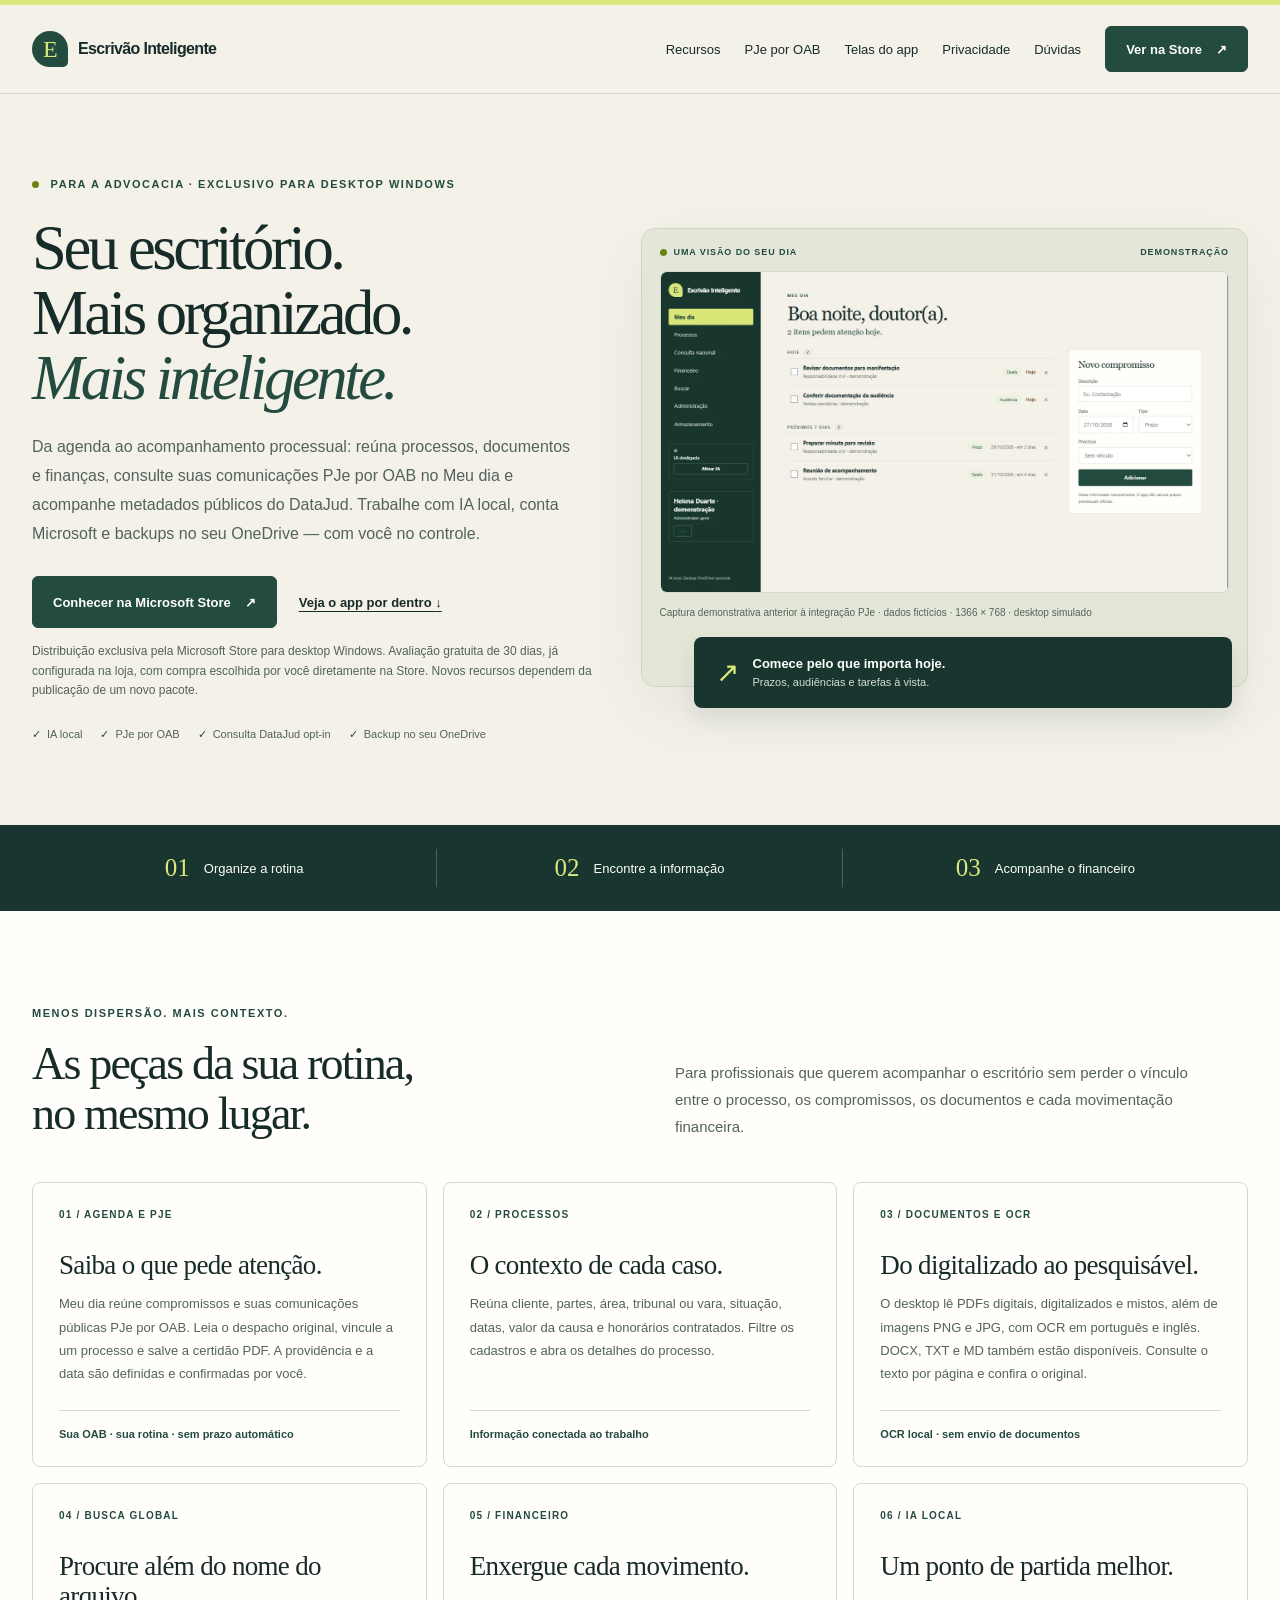
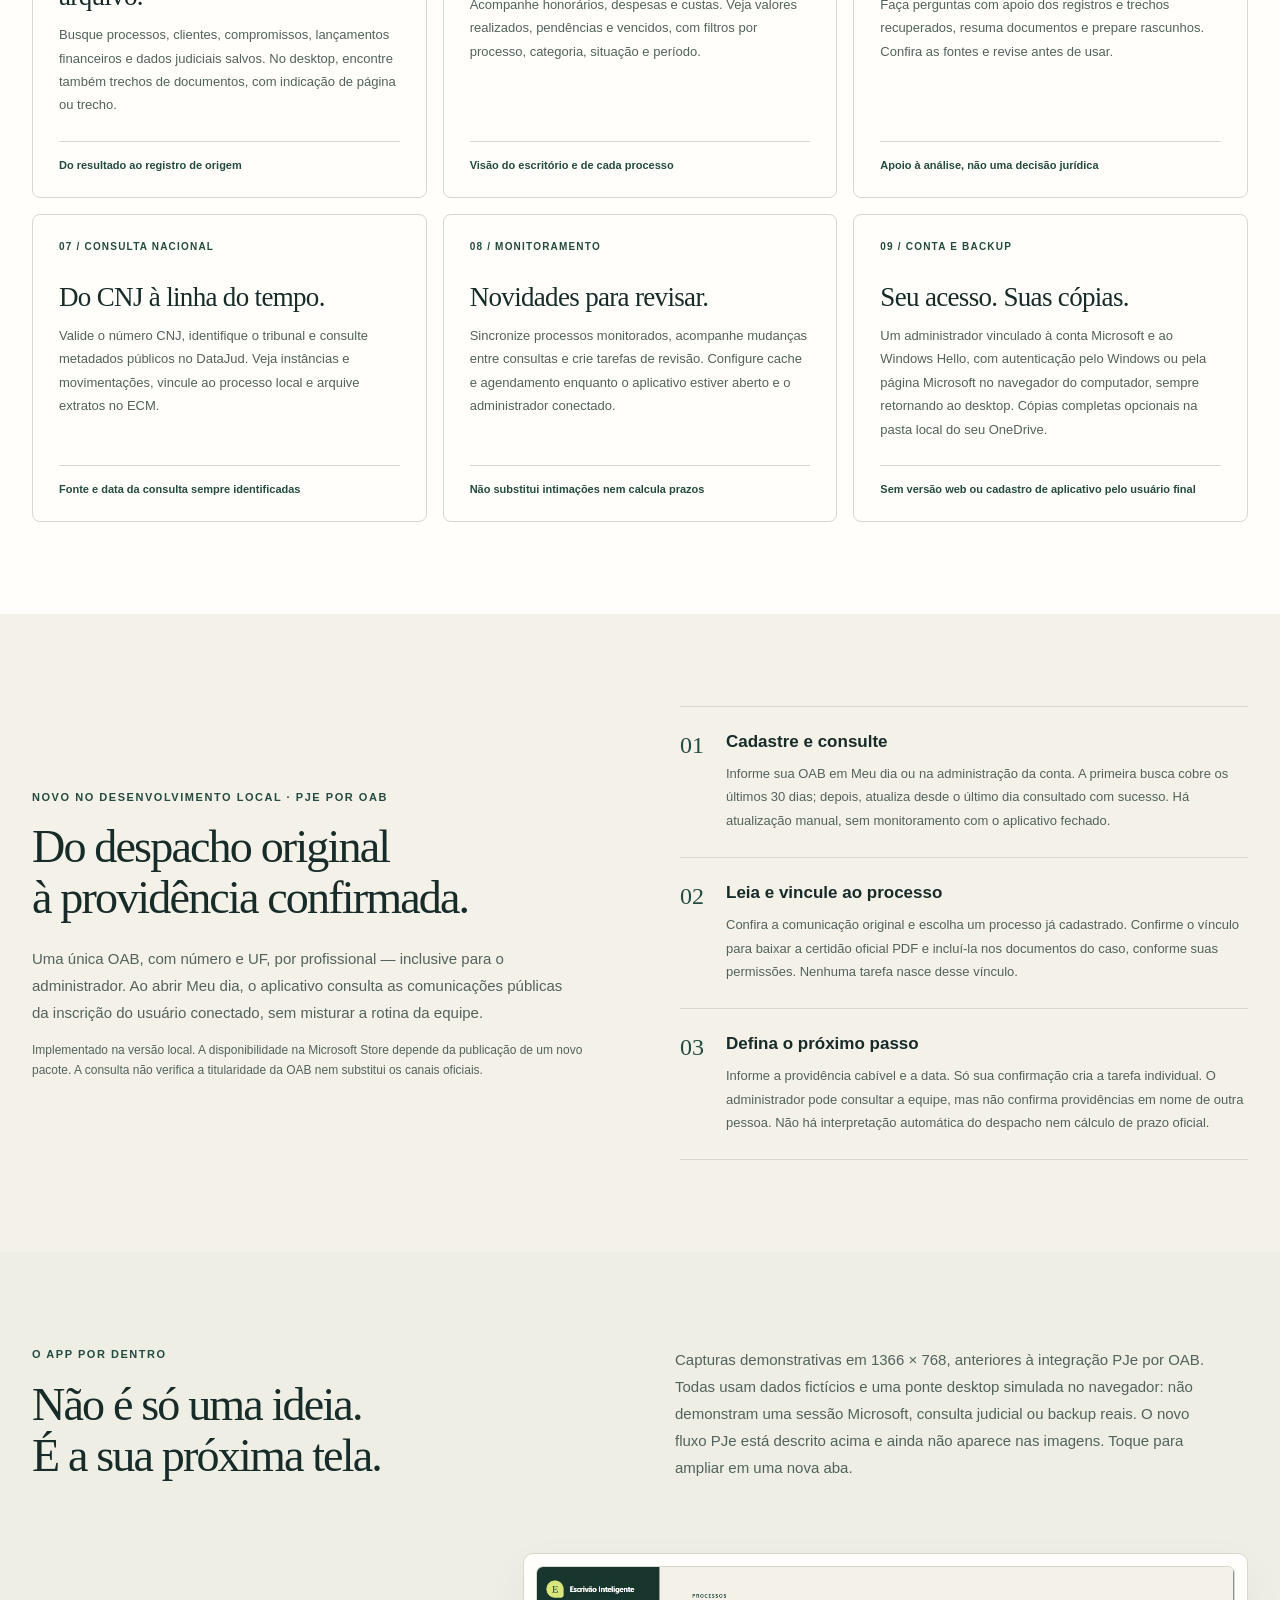
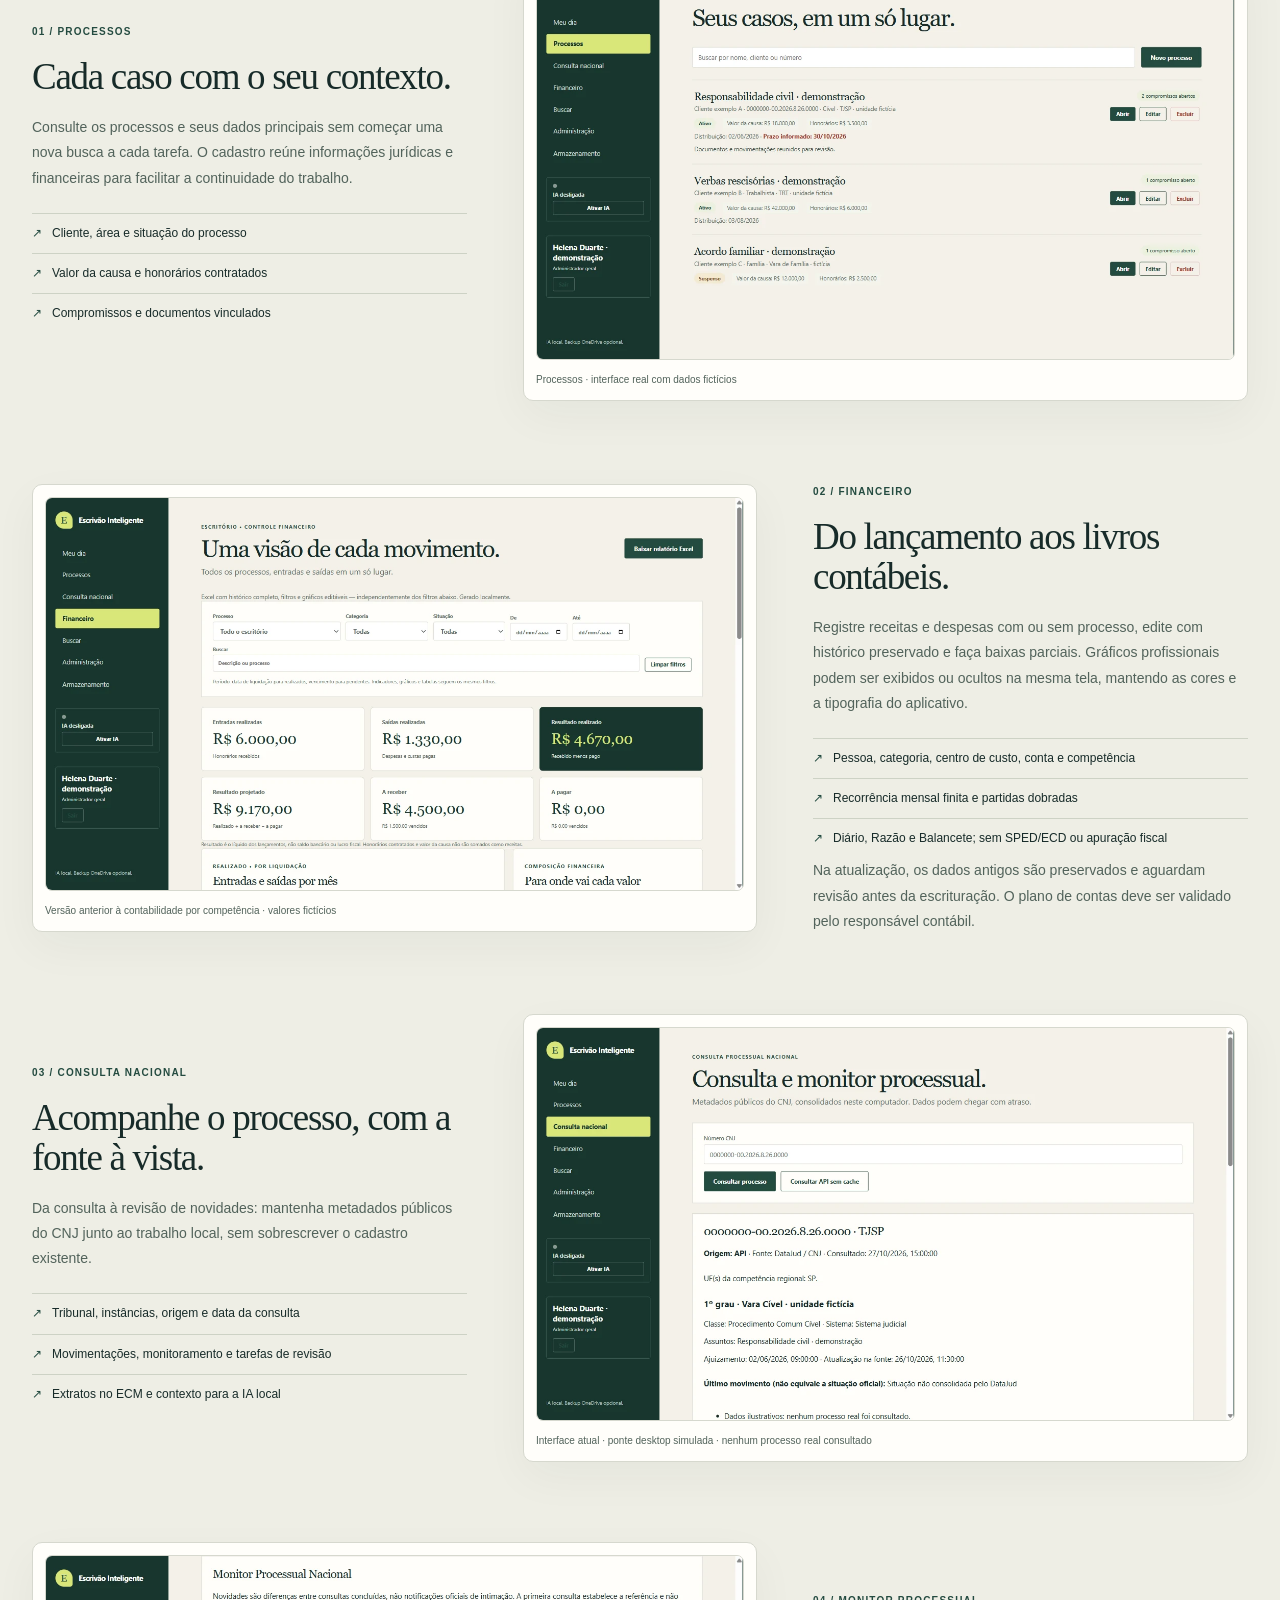
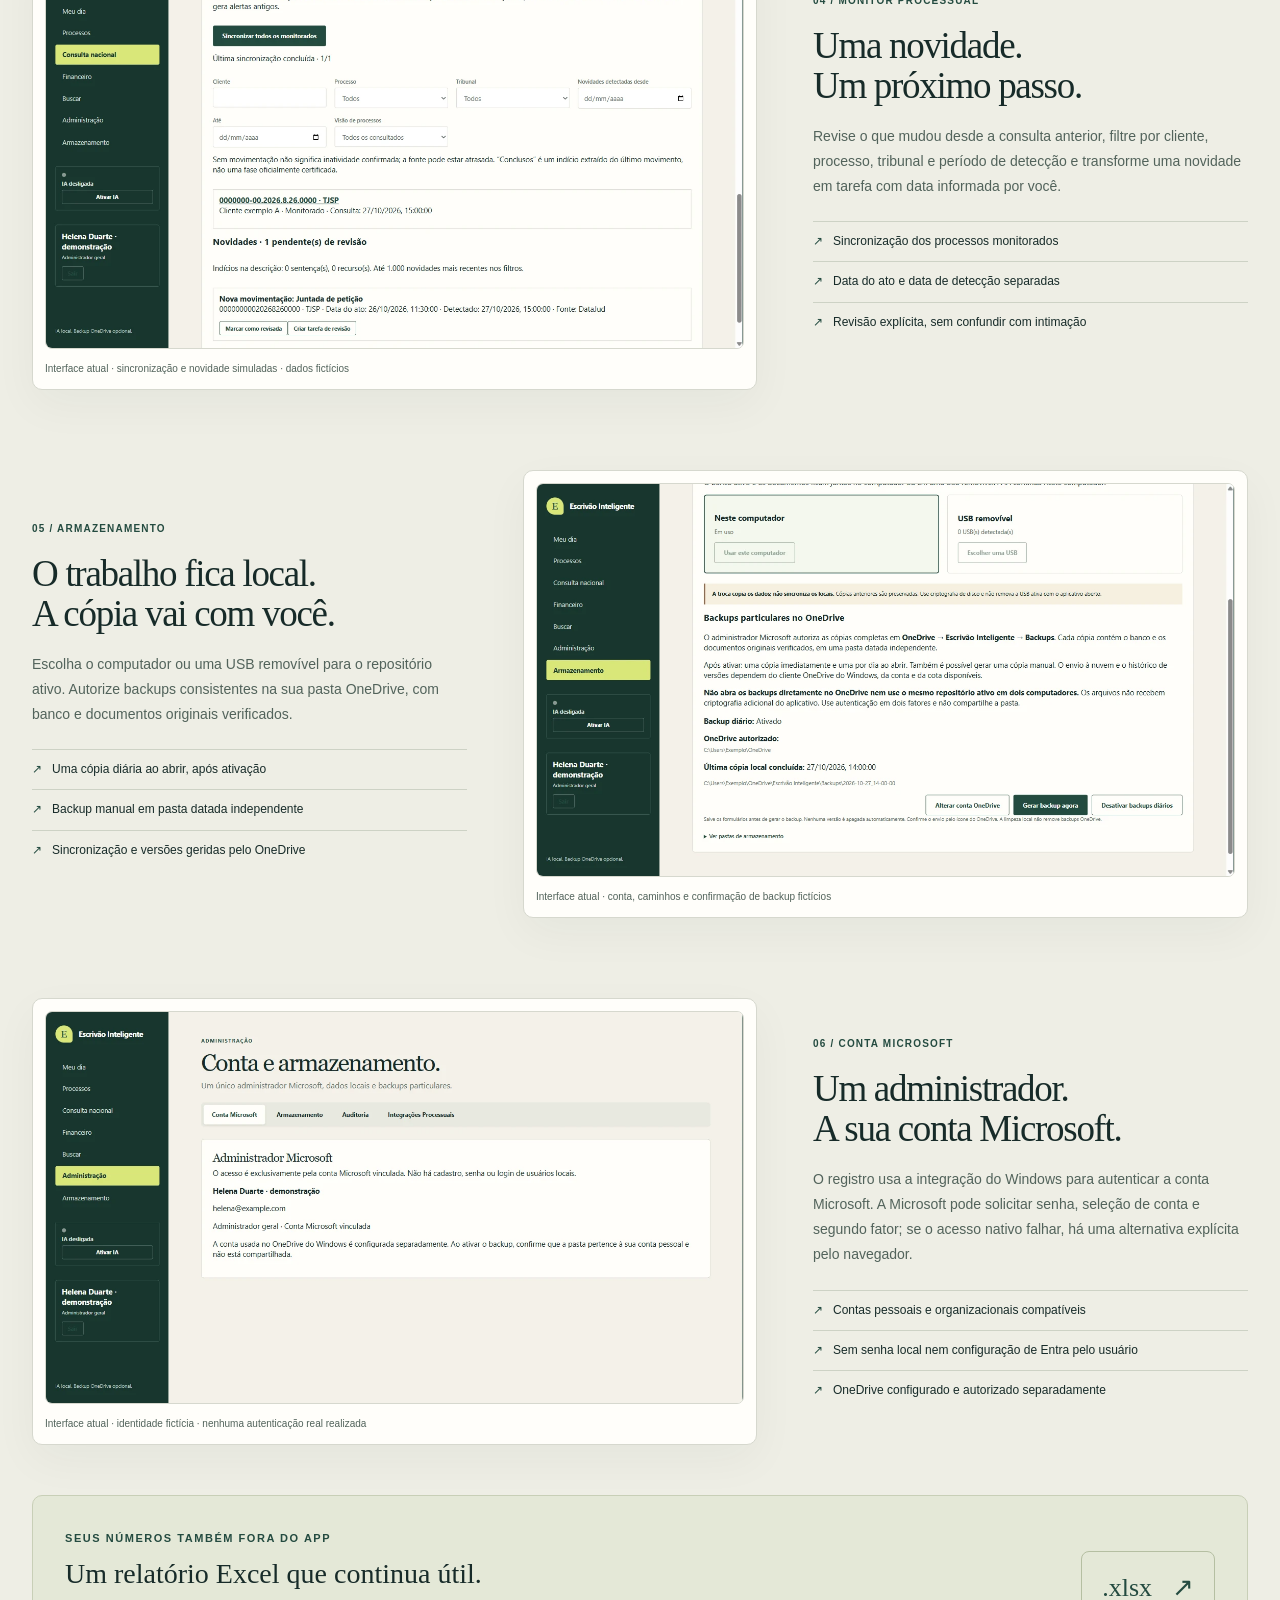
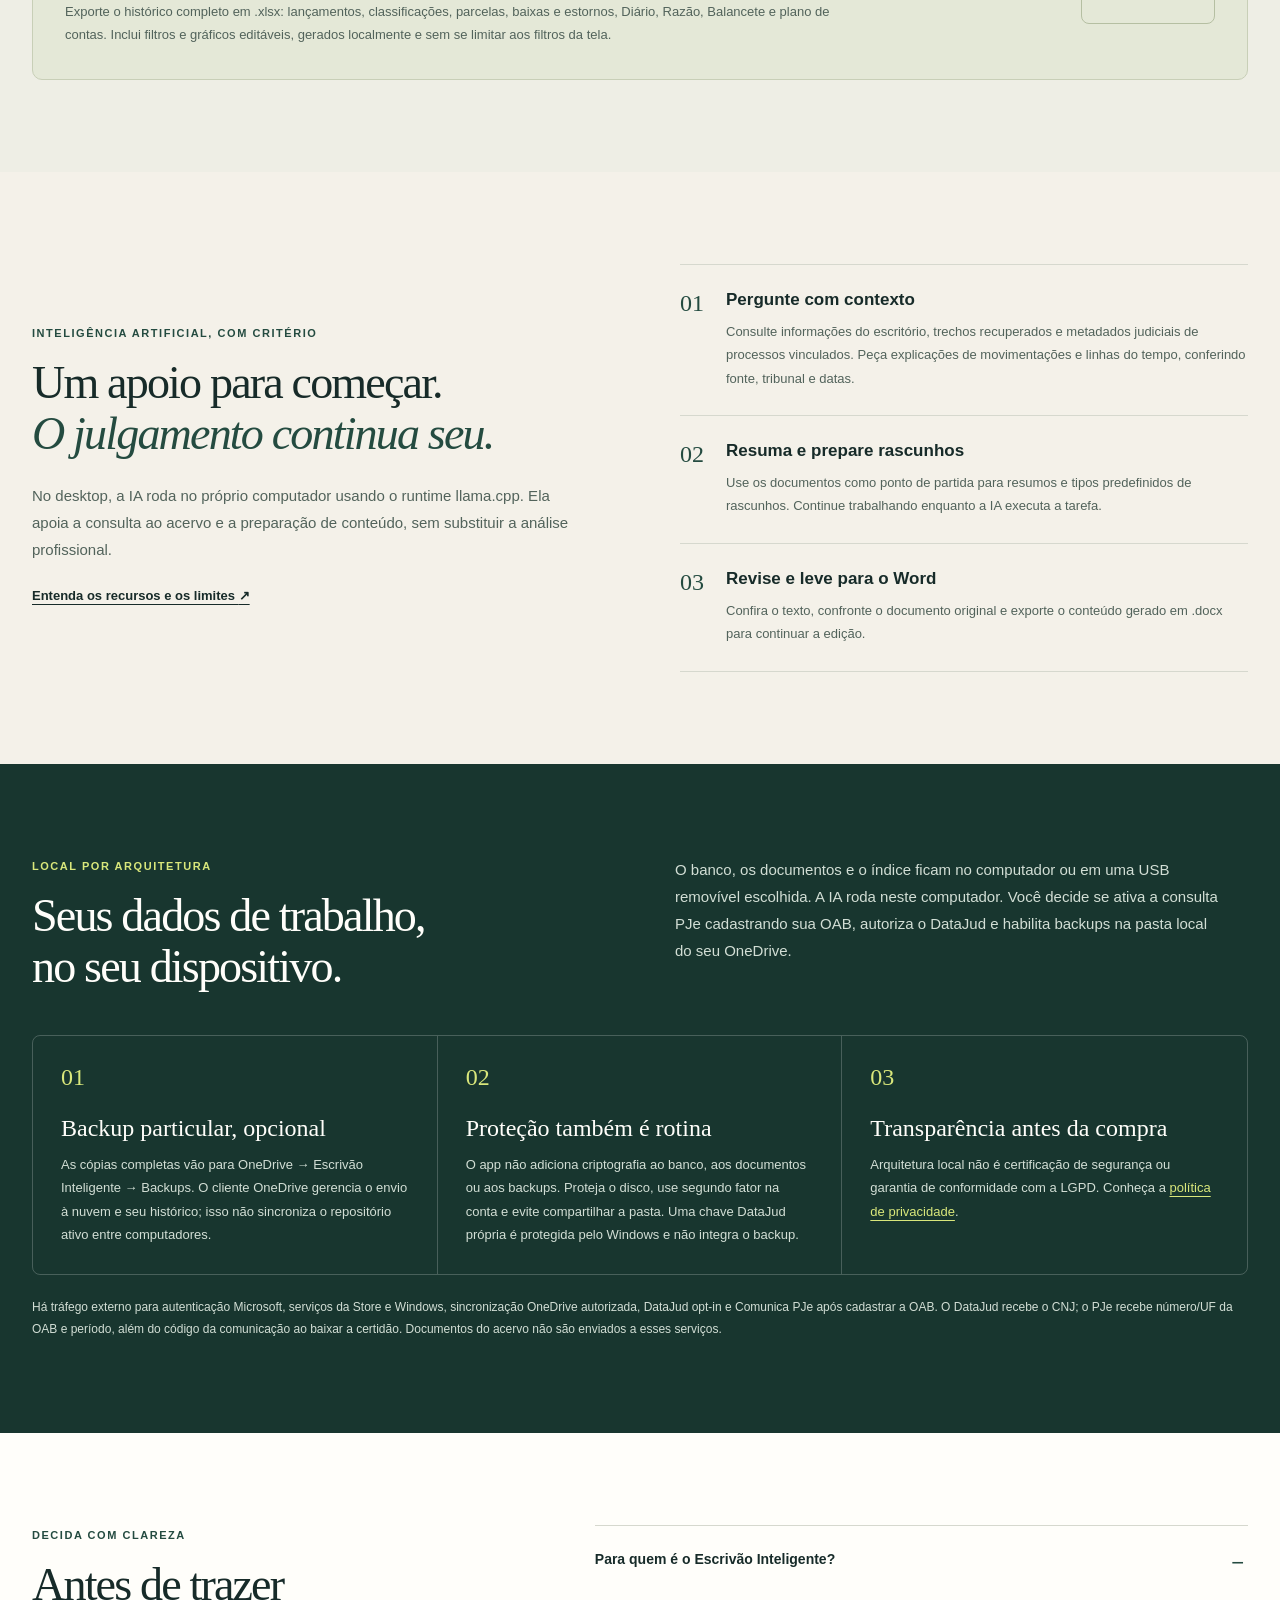
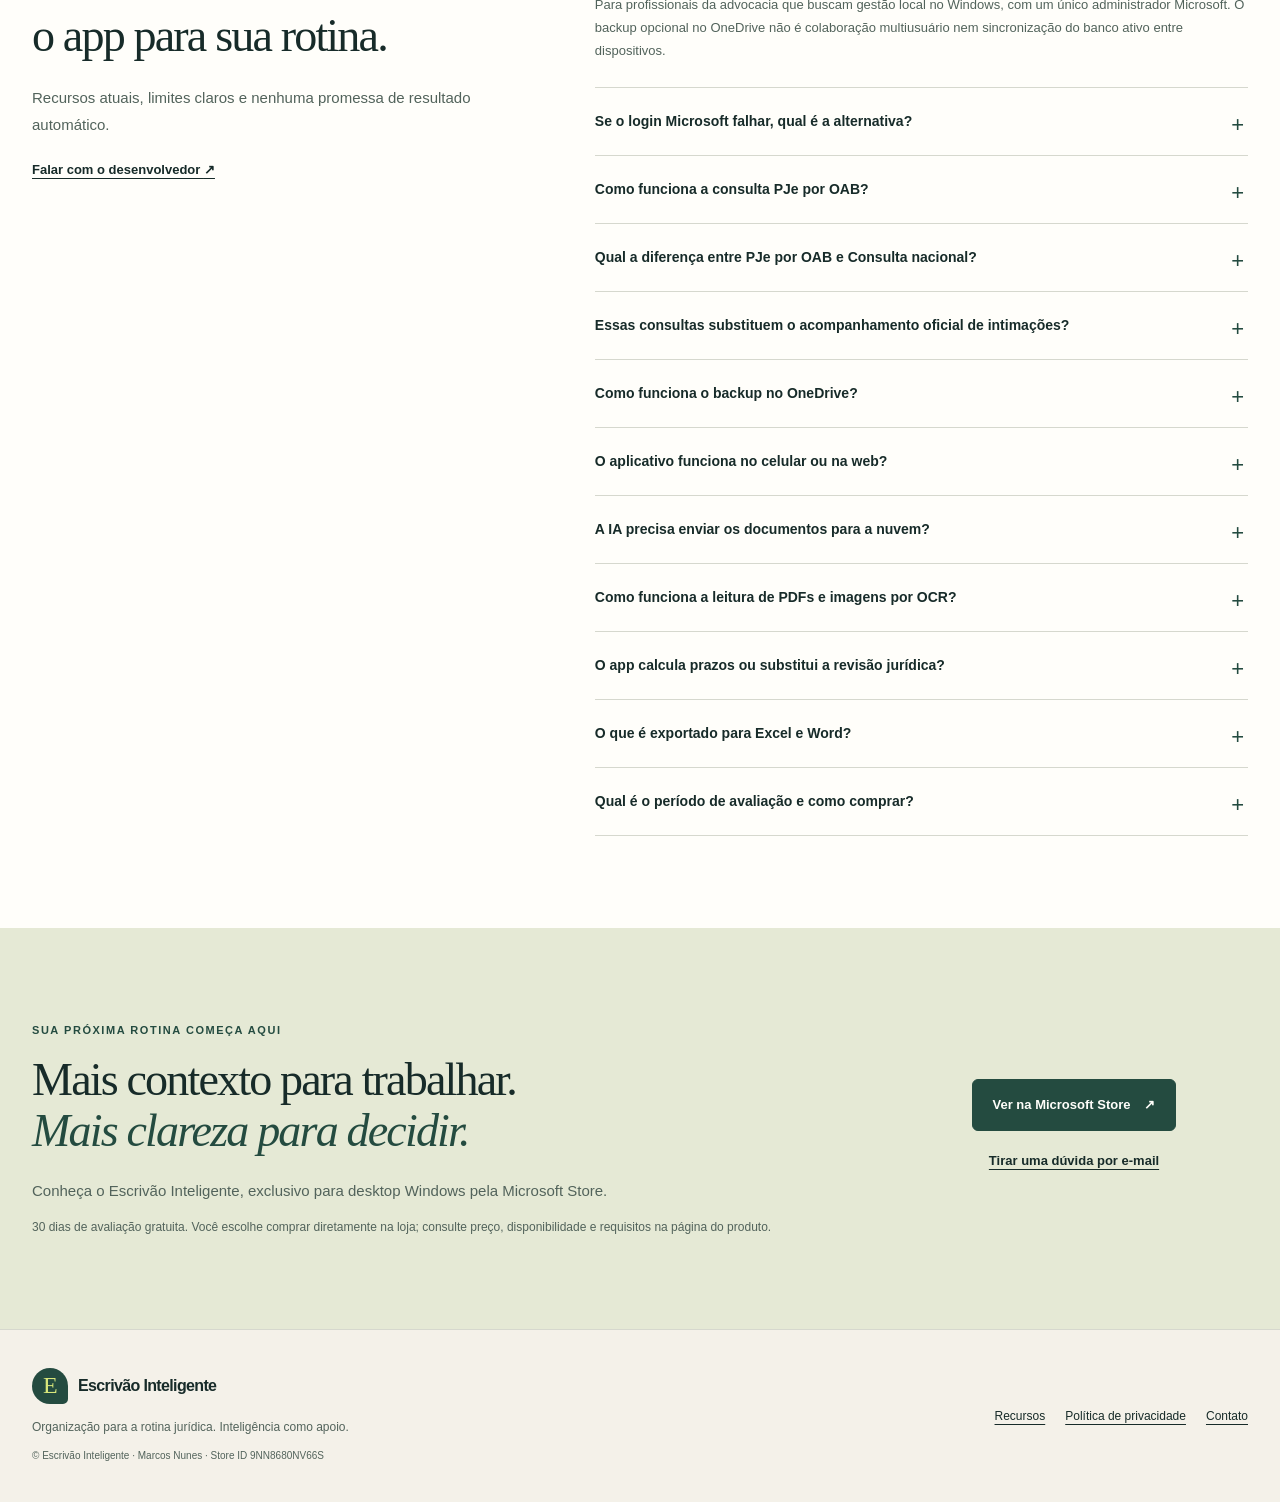
<file: index.html>
<!doctype html>
<html lang="pt-BR">

<head>
  <meta charset="utf-8">
  <meta name="viewport" content="width=device-width, initial-scale=1">
  <meta name="theme-color" content="#18362f">
  <title>Escrivão Inteligente — seu escritório, com mais clareza</title>
  <meta name="description"
    content="Gestão jurídica no Windows com IA local, comunicações PJe por OAB no Meu dia, consulta DataJud e backups particulares no OneDrive. Conheça os recursos e seus limites.">
  <meta property="og:title" content="Escrivão Inteligente — seu escritório, com mais clareza">
  <meta property="og:description"
    content="Comunicações PJe por OAB, processos, documentos, financeiro e DataJud. IA local e providências confirmadas pelo profissional.">
  <meta property="og:type" content="website">
  <meta property="og:locale" content="pt_BR">
  <link rel="stylesheet" href="style.css">
  <!-- Google tag (gtag.js) -->
  <script async src="https://www.googletagmanager.com/gtm.js?id=AW-17389926139"></script>
  <script>
    window.dataLayer = window.dataLayer || [];
    function gtag() { dataLayer.push(arguments); }
    gtag('js', new Date());
  </script>
    <!-- Event snippet for Visualização de página (1) conversion page
In your html page, add the snippet and call gtag_report_conversion when someone clicks on the chosen link or button. -->
  <script>
    function gtag_report_conversion(url) {
      var callback = function () {
        if (typeof (url) != 'undefined') {
          window.location = url;
        }
      };
      gtag('event', 'conversion', {
        'send_to': 'AW-17389926139/PV1RCKKU0b8dEPvtlORA',
        'event_callback': callback
      });
      return false;
    }
  </script>
</head>

<body>
  <a class="skip-link" href="#conteudo">Pular para o conteúdo</a>
  <div class="topline"></div>
  <header class="site-header">
    <div class="wrap nav">
      <a class="brand" href="index.html" aria-label="Escrivão Inteligente — início"><span class="brand-mark"
          aria-hidden="true">E</span><span>Escrivão Inteligente</span></a>
      <nav class="nav-links" aria-label="Principal">
        <a href="#recursos">Recursos</a>
        <a href="#consulta-pje">PJe por OAB</a>
        <a href="#telas">Telas do app</a>
        <a href="#privacidade">Privacidade</a>
        <a href="#duvidas">Dúvidas</a>
        <a class="nav-cta" href="https://apps.microsoft.com/detail/9NN8680NV66S" target="_blank"
          rel="noopener noreferrer">Ver na Store <span aria-hidden="true">↗</span></a>
      </nav>
    </div>
  </header>

  <main id="conteudo">
    <section class="wrap hero">
      <div class="hero-content">
        <span class="eyebrow"><span class="status-dot" aria-hidden="true"></span> Para a advocacia · exclusivo para
          desktop Windows</span>
        <h1>Seu escritório.<br>Mais organizado.<br><em>Mais inteligente.</em></h1>
        <p class="hero-copy">Da agenda ao acompanhamento processual: reúna processos, documentos e finanças, consulte
          suas comunicações PJe por OAB no Meu dia e acompanhe metadados públicos do DataJud. Trabalhe com IA local,
          conta Microsoft e backups no seu OneDrive — com você no controle.</p>
        <div class="hero-actions">
          <a class="button" href="https://apps.microsoft.com/detail/9NN8680NV66S" target="_blank"
            rel="noopener noreferrer">Conhecer na Microsoft Store <span aria-hidden="true">↗</span></a>
          <a class="text-link" href="#telas">Veja o app por dentro <span aria-hidden="true">↓</span></a>
        </div>
        <p class="trial-note">Distribuição exclusiva pela Microsoft Store para desktop Windows. Avaliação gratuita de 30
          dias, já configurada na loja, com compra escolhida por você diretamente na Store. Novos recursos dependem da
          publicação de um novo pacote.</p>
        <ul class="hero-points" aria-label="Destaques">
          <li>IA local</li>
          <li>PJe por OAB</li>
          <li>Consulta DataJud opt-in</li>
          <li>Backup no seu OneDrive</li>
        </ul>
      </div>
      <figure class="hero-preview">
        <div class="preview-label"><span class="status-dot" aria-hidden="true"></span> UMA VISÃO DO SEU DIA
          <span>DEMONSTRAÇÃO</span>
        </div>
        <a class="screenshot-link" href="assets/meu-dia.webp?v=20261027-tipografia" target="_blank" rel="noopener"
          aria-label="Abrir captura de Meu dia em tamanho completo (nova aba)">
          <img src="assets/meu-dia.webp?v=20261027-tipografia" width="1366" height="768"
            alt="Tela Meu dia com compromissos de hoje, próximos sete dias e formulário para um novo compromisso."
            fetchpriority="high">
        </a>
        <figcaption>Captura demonstrativa anterior à integração PJe · dados fictícios · 1366 × 768 · desktop simulado
        </figcaption>
        <div class="preview-note"><span aria-hidden="true">↗</span>
          <div><strong>Comece pelo que importa hoje.</strong><span>Prazos, audiências e tarefas à vista.</span></div>
        </div>
      </figure>
    </section>

    <div class="strip">
      <div class="wrap strip-inner">
        <div class="strip-item"><b>01</b><span>Organize a rotina</span></div>
        <div class="strip-item"><b>02</b><span>Encontre a informação</span></div>
        <div class="strip-item"><b>03</b><span>Acompanhe o financeiro</span></div>
      </div>
    </div>

    <section class="section morning" id="recursos">
      <div class="wrap">
        <div class="section-heading">
          <div><span class="eyebrow">Menos dispersão. Mais contexto.</span>
            <h2>As peças da sua rotina,<br>no mesmo lugar.</h2>
          </div>
          <p class="section-intro">Para profissionais que querem acompanhar o escritório sem perder o vínculo entre o
            processo, os compromissos, os documentos e cada movimentação financeira.</p>
        </div>
        <div class="resource-grid">
          <article class="morning-card"><span class="card-number">01 / AGENDA E PJE</span>
            <h3>Saiba o que pede atenção.</h3>
            <p>Meu dia reúne compromissos e suas comunicações públicas PJe por OAB. Leia o despacho original, vincule a
              um processo e salve a certidão PDF. A providência e a data são definidas e confirmadas por você.</p><span
              class="card-foot">Sua OAB · sua rotina · sem prazo automático</span>
          </article>
          <article class="morning-card"><span class="card-number">02 / PROCESSOS</span>
            <h3>O contexto de cada caso.</h3>
            <p>Reúna cliente, partes, área, tribunal ou vara, situação, datas, valor da causa e honorários contratados.
              Filtre os cadastros e abra os detalhes do processo.</p><span class="card-foot">Informação conectada ao
              trabalho</span>
          </article>
          <article class="morning-card"><span class="card-number">03 / DOCUMENTOS E OCR</span>
            <h3>Do digitalizado ao pesquisável.</h3>
            <p>O desktop lê PDFs digitais, digitalizados e mistos, além de imagens PNG e JPG, com OCR em português e
              inglês. DOCX, TXT e MD também estão disponíveis. Consulte o texto por página e confira o original.</p>
            <span class="card-foot">OCR local · sem envio de documentos</span>
          </article>
          <article class="morning-card"><span class="card-number">04 / BUSCA GLOBAL</span>
            <h3>Procure além do nome do arquivo.</h3>
            <p>Busque processos, clientes, compromissos, lançamentos financeiros e dados judiciais salvos. No desktop,
              encontre também trechos de documentos, com indicação de página ou trecho.</p><span class="card-foot">Do
              resultado ao registro de origem</span>
          </article>
          <article class="morning-card"><span class="card-number">05 / FINANCEIRO</span>
            <h3>Enxergue cada movimento.</h3>
            <p>Acompanhe honorários, despesas e custas. Veja valores realizados, pendências e vencidos, com filtros por
              processo, categoria, situação e período.</p><span class="card-foot">Visão do escritório e de cada
              processo</span>
          </article>
          <article class="morning-card"><span class="card-number">06 / IA LOCAL</span>
            <h3>Um ponto de partida melhor.</h3>
            <p>Faça perguntas com apoio dos registros e trechos recuperados, resuma documentos e prepare rascunhos.
              Confira as fontes e revise antes de usar.</p><span class="card-foot">Apoio à análise, não uma decisão
              jurídica</span>
          </article>
          <article class="morning-card"><span class="card-number">07 / CONSULTA NACIONAL</span>
            <h3>Do CNJ à linha do tempo.</h3>
            <p>Valide o número CNJ, identifique o tribunal e consulte metadados públicos no DataJud. Veja instâncias e
              movimentações, vincule ao processo local e arquive extratos no ECM.</p><span class="card-foot">Fonte e
              data da consulta sempre identificadas</span>
          </article>
          <article class="morning-card"><span class="card-number">08 / MONITORAMENTO</span>
            <h3>Novidades para revisar.</h3>
            <p>Sincronize processos monitorados, acompanhe mudanças entre consultas e crie tarefas de revisão. Configure
              cache e agendamento enquanto o aplicativo estiver aberto e o administrador conectado.</p><span
              class="card-foot">Não substitui intimações nem calcula prazos</span>
          </article>
          <article class="morning-card"><span class="card-number">09 / CONTA E BACKUP</span>
            <h3>Seu acesso. Suas cópias.</h3>
            <p>Um administrador vinculado à conta Microsoft e ao Windows Hello, com autenticação pelo Windows ou pela
              página Microsoft no navegador do computador, sempre retornando ao desktop. Cópias completas opcionais na
              pasta local do seu OneDrive.</p><span class="card-foot">Sem versão web ou cadastro de aplicativo pelo
              usuário final</span>
          </article>
        </div>
      </div>
    </section>

    <section class="section" id="consulta-pje" aria-labelledby="pje-titulo">
      <div class="wrap spread">
        <div>
          <span class="eyebrow">Novo no desenvolvimento local · PJe por OAB</span>
          <h2 id="pje-titulo">Do despacho original<br>à providência confirmada.</h2>
          <p class="section-intro">Uma única OAB, com número e UF, por profissional — inclusive para o administrador. Ao
            abrir Meu dia, o aplicativo consulta as comunicações públicas da inscrição do usuário conectado, sem
            misturar a rotina da equipe.</p>
          <p class="trial-note">Implementado na versão local. A disponibilidade na Microsoft Store depende da publicação
            de um novo pacote. A consulta não verifica a titularidade da OAB nem substitui os canais oficiais.</p>
        </div>
        <div class="ai-steps">
          <article><span>01</span>
            <div>
              <h3>Cadastre e consulte</h3>
              <p>Informe sua OAB em Meu dia ou na administração da conta. A primeira busca cobre os últimos 30 dias;
                depois, atualiza desde o último dia consultado com sucesso. Há atualização manual, sem monitoramento com
                o aplicativo fechado.</p>
            </div>
          </article>
          <article><span>02</span>
            <div>
              <h3>Leia e vincule ao processo</h3>
              <p>Confira a comunicação original e escolha um processo já cadastrado. Confirme o vínculo para baixar a
                certidão oficial PDF e incluí-la nos documentos do caso, conforme suas permissões. Nenhuma tarefa nasce
                desse vínculo.</p>
            </div>
          </article>
          <article><span>03</span>
            <div>
              <h3>Defina o próximo passo</h3>
              <p>Informe a providência cabível e a data. Só sua confirmação cria a tarefa individual. O administrador
                pode consultar a equipe, mas não confirma providências em nome de outra pessoa. Não há interpretação
                automática do despacho nem cálculo de prazo oficial.</p>
            </div>
          </article>
        </div>
      </div>
    </section>

    <section class="section showcase" id="telas">
      <div class="wrap">
        <div class="section-heading">
          <div><span class="eyebrow">O app por dentro</span>
            <h2>Não é só uma ideia.<br>É a sua próxima tela.</h2>
          </div>
          <p class="section-intro">Capturas demonstrativas em 1366 × 768, anteriores à integração PJe por OAB. Todas
            usam dados fictícios e uma ponte desktop simulada no navegador: não demonstram uma sessão Microsoft,
            consulta judicial ou backup reais. O novo fluxo PJe está descrito acima e ainda não aparece nas imagens.
            Toque para ampliar em uma nova aba.</p>
        </div>
        <article class="screen-row">
          <div class="screen-copy"><span class="card-number">01 / PROCESSOS</span>
            <h3>Cada caso com o seu contexto.</h3>
            <p>Consulte os processos e seus dados principais sem começar uma nova busca a cada tarefa. O cadastro reúne
              informações jurídicas e financeiras para facilitar a continuidade do trabalho.</p>
            <ul class="check-list">
              <li>Cliente, área e situação do processo</li>
              <li>Valor da causa e honorários contratados</li>
              <li>Compromissos e documentos vinculados</li>
            </ul>
          </div>
          <figure class="screen-frame"><a class="screenshot-link" href="assets/processos.webp?v=20261027-tipografia"
              target="_blank" rel="noopener" aria-label="Ampliar captura da tela Processos (nova aba)"><img
                src="assets/processos.webp?v=20261027-tipografia"
                alt="Lista de três processos fictícios nas áreas cível, trabalhista e família, com clientes, honorários e situação."
                width="1366" height="768" loading="lazy" decoding="async"></a>
            <figcaption>Processos · interface real com dados fictícios</figcaption>
          </figure>
        </article>
        <article class="screen-row screen-row-reverse">
          <div class="screen-copy"><span class="card-number">02 / FINANCEIRO</span>
            <h3>Do lançamento aos livros contábeis.</h3>
            <p>Registre receitas e despesas com ou sem processo, edite com histórico preservado e faça baixas parciais.
              Gráficos profissionais podem ser exibidos ou ocultos na mesma tela, mantendo as cores e a tipografia do
              aplicativo.</p>
            <ul class="check-list">
              <li>Pessoa, categoria, centro de custo, conta e competência</li>
              <li>Recorrência mensal finita e partidas dobradas</li>
              <li>Diário, Razão e Balancete; sem SPED/ECD ou apuração fiscal</li>
            </ul>
            <p>Na atualização, os dados antigos são preservados e aguardam revisão antes da escrituração. O plano de
              contas deve ser validado pelo responsável contábil.</p>
          </div>
          <figure class="screen-frame"><a class="screenshot-link" href="assets/financeiro.webp?v=20261027-tipografia"
              target="_blank" rel="noopener" aria-label="Ampliar captura anterior do painel Financeiro (nova aba)"><img
                src="assets/financeiro.webp?v=20261027-tipografia"
                alt="Captura da versão anterior do financeiro com filtros, indicadores e gráficos de movimentações fictícias; ainda sem o novo formulário e livros contábeis."
                width="1366" height="768" loading="lazy" decoding="async"></a>
            <figcaption>Versão anterior à contabilidade por competência · valores fictícios</figcaption>
          </figure>
        </article>
        <article class="screen-row">
          <div class="screen-copy"><span class="card-number">03 / CONSULTA NACIONAL</span>
            <h3>Acompanhe o processo, com a fonte à vista.</h3>
            <p>Da consulta à revisão de novidades: mantenha metadados públicos do CNJ junto ao trabalho local, sem
              sobrescrever o cadastro existente.</p>
            <ul class="check-list">
              <li>Tribunal, instâncias, origem e data da consulta</li>
              <li>Movimentações, monitoramento e tarefas de revisão</li>
              <li>Extratos no ECM e contexto para a IA local</li>
            </ul>
          </div>
          <figure class="screen-frame"><a class="screenshot-link"
              href="assets/consulta-nacional.webp?v=20261027-tipografia" target="_blank" rel="noopener"
              aria-label="Ampliar demonstração da Consulta nacional (nova aba)"><img
                src="assets/consulta-nacional.webp?v=20261027-tipografia"
                alt="Demonstração da consulta nacional com metadados fictícios, movimentações e ações de vínculo ao ECM e monitoramento."
                width="1366" height="768" loading="lazy" decoding="async"></a>
            <figcaption>Interface atual · ponte desktop simulada · nenhum processo real consultado</figcaption>
          </figure>
        </article>
        <article class="screen-row screen-row-reverse">
          <div class="screen-copy"><span class="card-number">04 / MONITOR PROCESSUAL</span>
            <h3>Uma novidade.<br>Um próximo passo.</h3>
            <p>Revise o que mudou desde a consulta anterior, filtre por cliente, processo, tribunal e período de
              detecção e transforme uma novidade em tarefa com data informada por você.</p>
            <ul class="check-list">
              <li>Sincronização dos processos monitorados</li>
              <li>Data do ato e data de detecção separadas</li>
              <li>Revisão explícita, sem confundir com intimação</li>
            </ul>
          </div>
          <figure class="screen-frame"><a class="screenshot-link"
              href="assets/monitor-processual.webp?v=20261027-tipografia" target="_blank" rel="noopener"
              aria-label="Ampliar demonstração do monitor processual (nova aba)"><img
                src="assets/monitor-processual.webp?v=20261027-tipografia"
                alt="Monitor processual com filtros, sincronização demonstrativa e uma movimentação fictícia pendente de revisão, com ação para criar tarefa."
                width="1366" height="768" loading="lazy" decoding="async"></a>
            <figcaption>Interface atual · sincronização e novidade simuladas · dados fictícios</figcaption>
          </figure>
        </article>
        <article class="screen-row">
          <div class="screen-copy"><span class="card-number">05 / ARMAZENAMENTO</span>
            <h3>O trabalho fica local.<br>A cópia vai com você.</h3>
            <p>Escolha o computador ou uma USB removível para o repositório ativo. Autorize backups consistentes na sua
              pasta OneDrive, com banco e documentos originais verificados.</p>
            <ul class="check-list">
              <li>Uma cópia diária ao abrir, após ativação</li>
              <li>Backup manual em pasta datada independente</li>
              <li>Sincronização e versões geridas pelo OneDrive</li>
            </ul>
          </div>
          <figure class="screen-frame"><a class="screenshot-link" href="assets/armazenamento.webp?v=20261027-tipografia"
              target="_blank" rel="noopener" aria-label="Ampliar demonstração de armazenamento e backup (nova aba)"><img
                src="assets/armazenamento.webp?v=20261027-tipografia"
                alt="Demonstração de armazenamento local e USB, com backup diário no OneDrive ativado e botão para gerar nova cópia."
                width="1366" height="768" loading="lazy" decoding="async"></a>
            <figcaption>Interface atual · conta, caminhos e confirmação de backup fictícios</figcaption>
          </figure>
        </article>
        <article class="screen-row screen-row-reverse">
          <div class="screen-copy"><span class="card-number">06 / CONTA MICROSOFT</span>
            <h3>Um administrador.<br>A sua conta Microsoft.</h3>
            <p>O registro usa a integração do Windows para autenticar a conta Microsoft. A Microsoft pode solicitar
              senha, seleção de conta e segundo fator; se o acesso nativo falhar, há uma alternativa explícita pelo
              navegador.</p>
            <ul class="check-list">
              <li>Contas pessoais e organizacionais compatíveis</li>
              <li>Sem senha local nem configuração de Entra pelo usuário</li>
              <li>OneDrive configurado e autorizado separadamente</li>
            </ul>
          </div>
          <figure class="screen-frame"><a class="screenshot-link"
              href="assets/conta-microsoft.webp?v=20261027-tipografia" target="_blank" rel="noopener"
              aria-label="Ampliar demonstração da conta Microsoft (nova aba)"><img
                src="assets/conta-microsoft.webp?v=20261027-tipografia"
                alt="Administração com uma conta Microsoft fictícia vinculada como administrador geral e orientação sobre a conta OneDrive."
                width="1366" height="768" loading="lazy" decoding="async"></a>
            <figcaption>Interface atual · identidade fictícia · nenhuma autenticação real realizada</figcaption>
          </figure>
        </article>
        <div class="export-callout">
          <div><span class="eyebrow">Seus números também fora do app</span>
            <h3>Um relatório Excel que continua útil.</h3>
            <p>Exporte o histórico completo em .xlsx: lançamentos, classificações, parcelas, baixas e estornos, Diário,
              Razão, Balancete e plano de contas. Inclui filtros e gráficos editáveis, gerados localmente e sem se
              limitar aos filtros da tela.</p>
          </div><span class="file-chip" aria-label="Formato Excel">.xlsx <span aria-hidden="true">↗</span></span>
        </div>
      </div>
    </section>

    <section class="section intelligence" id="documentos">
      <div class="wrap spread">
        <div><span class="eyebrow">Inteligência artificial, com critério</span>
          <h2>Um apoio para começar.<br><em>O julgamento continua seu.</em></h2>
          <p class="section-intro">No desktop, a IA roda no próprio computador usando o runtime llama.cpp. Ela apoia a
            consulta ao acervo e a preparação de conteúdo, sem substituir a análise profissional.</p><a
            class="text-link" href="#duvidas">Entenda os recursos e os limites <span aria-hidden="true">↗</span></a>
        </div>
        <div class="ai-steps">
          <article><span>01</span>
            <div>
              <h3>Pergunte com contexto</h3>
              <p>Consulte informações do escritório, trechos recuperados e metadados judiciais de processos vinculados.
                Peça explicações de movimentações e linhas do tempo, conferindo fonte, tribunal e datas.</p>
            </div>
          </article>
          <article><span>02</span>
            <div>
              <h3>Resuma e prepare rascunhos</h3>
              <p>Use os documentos como ponto de partida para resumos e tipos predefinidos de rascunhos. Continue
                trabalhando enquanto a IA executa a tarefa.</p>
            </div>
          </article>
          <article><span>03</span>
            <div>
              <h3>Revise e leve para o Word</h3>
              <p>Confira o texto, confronte o documento original e exporte o conteúdo gerado em .docx para continuar a
                edição.</p>
            </div>
          </article>
        </div>
      </div>
    </section>

    <section class="section privacy" id="privacidade">
      <div class="wrap">
        <div class="section-heading">
          <div><span class="eyebrow">Local por arquitetura</span>
            <h2>Seus dados de trabalho,<br>no seu dispositivo.</h2>
          </div>
          <p class="section-intro">O banco, os documentos e o índice ficam no computador ou em uma USB removível
            escolhida. A IA roda neste computador. Você decide se ativa a consulta PJe cadastrando sua OAB, autoriza o
            DataJud e habilita backups na pasta local do seu OneDrive.</p>
        </div>
        <div class="privacy-grid">
          <article class="privacy-card"><span>01</span>
            <h3>Backup particular, opcional</h3>
            <p>As cópias completas vão para OneDrive → Escrivão Inteligente → Backups. O cliente OneDrive gerencia o
              envio à nuvem e seu histórico; isso não sincroniza o repositório ativo entre computadores.</p>
          </article>
          <article class="privacy-card"><span>02</span>
            <h3>Proteção também é rotina</h3>
            <p>O app não adiciona criptografia ao banco, aos documentos ou aos backups. Proteja o disco, use segundo
              fator na conta e evite compartilhar a pasta. Uma chave DataJud própria é protegida pelo Windows e não
              integra o backup.</p>
          </article>
          <article class="privacy-card"><span>03</span>
            <h3>Transparência antes da compra</h3>
            <p>Arquitetura local não é certificação de segurança ou garantia de conformidade com a LGPD. Conheça a <a
                href="politica-de-privacidade.html">política de privacidade</a>.</p>
          </article>
        </div>
        <p class="privacy-foot">Há tráfego externo para autenticação Microsoft, serviços da Store e Windows,
          sincronização OneDrive autorizada, DataJud opt-in e Comunica PJe após cadastrar a OAB. O DataJud recebe o CNJ;
          o PJe recebe número/UF da OAB e período, além do código da comunicação ao baixar a certidão. Documentos do
          acervo não são enviados a esses serviços.</p>
      </div>
    </section>

    <section class="section faq" id="duvidas">
      <div class="wrap faq-layout">
        <div><span class="eyebrow">Decida com clareza</span>
          <h2>Antes de trazer<br>o app para sua rotina.</h2>
          <p class="section-intro">Recursos atuais, limites claros e nenhuma promessa de resultado automático.</p><a
            class="text-link" href="mailto:marcos.nunes.lph@outlook.com">Falar com o desenvolvedor <span
              aria-hidden="true">↗</span></a>
        </div>
        <div class="faq-list">
          <details open>
            <summary>Para quem é o Escrivão Inteligente?</summary>
            <p>Para profissionais da advocacia que buscam gestão local no Windows, com um único administrador Microsoft.
              O backup opcional no OneDrive não é colaboração multiusuário nem sincronização do banco ativo entre
              dispositivos.</p>
          </details>
          <details>
            <summary>Se o login Microsoft falhar, qual é a alternativa?</summary>
            <p>A integração já acompanha o aplicativo; você não precisa registrar outro aplicativo. Primeiro tente a
              autenticação integrada ao Windows. Se ela falhar, escolha autenticar Microsoft no navegador padrão do
              computador. Somente a página de autenticação da Microsoft é aberta; conclua e volte ao aplicativo desktop
              para confirmar o Windows Hello. Isso não oferece versão web, acesso pelo celular nem dispensa
              autenticação. Se ambos os métodos falharem, confira a conexão e a conta e tente novamente. O vínculo
              inicial do Windows Hello exige confirmação Microsoft recente; se o provedor não a comprovar, o vínculo
              permanece bloqueado. A conta autorizada na pasta OneDrive e a conta de compra da Store devem ser
              conferidas separadamente.</p>
          </details>
          <details>
            <summary>Como funciona a consulta PJe por OAB?</summary>
            <p>No desktop, cadastre uma única OAB com número e UF, inclusive para o administrador. Meu dia busca as
              comunicações públicas da inscrição do usuário conectado: últimos 30 dias na primeira consulta e
              atualização incremental depois. Leia o original, confirme o vínculo a um processo existente e salve a
              certidão PDF. A tarefa só é criada após você informar e confirmar providência e data. O administrador pode
              consultar a equipe, sem misturar as rotinas. Não há interpretação por IA, cálculo oficial de prazo nem
              consulta com o aplicativo fechado. O cadastro não verifica a titularidade da inscrição; a cobertura
              depende do filtro de OAB e da disponibilidade da API.</p>
          </details>
          <details>
            <summary>Qual a diferença entre PJe por OAB e Consulta nacional?</summary>
            <p>São fluxos distintos. Em Meu dia, a API pública Comunica PJe retorna comunicações pela OAB, com texto
              original e download da certidão disponível na fonte. Em Consulta nacional, o DataJud retorna metadados e
              movimentações pelo número CNJ, após autorização em Administração → DataJud. O DataJud pode estar atrasado
              e não fornece partes, advogados, documentos integrais ou processos sigilosos. Nenhum fluxo é uma conexão
              universal autenticada com os portais PJe, Eproc, e-SAJ ou Projudi; não há contorno de CAPTCHA nem acesso a
              autos restritos.</p>
          </details>
          <details>
            <summary>Essas consultas substituem o acompanhamento oficial de intimações?</summary>
            <p>Não. O monitor DataJud detecta mudanças entre consultas salvas e oferece tarefas de revisão; seu
              agendamento exige app aberto e administrador conectado. O PJe por OAB consulta comunicações públicas ao
              abrir Meu dia, ou por atualização manual. Podem ocorrer atraso, cancelamento de publicação,
              indisponibilidade ou diferenças no formato da inscrição. Nenhum fluxo garante cobertura integral, monitora
              com o aplicativo fechado ou calcula prazos legais. Confira os canais oficiais e revise as datas.</p>
          </details>
          <details>
            <summary>Como funciona o backup no OneDrive?</summary>
            <p>Ao autorizar uma pasta OneDrive, o app gera uma cópia consistente do banco e dos documentos,
              imediatamente, uma vez por dia ao abrir e sob demanda. Cada backup ocupa uma pasta datada independente.
              Confirme a sincronização no cliente OneDrive: envio à nuvem, cota e histórico dependem dele e da conta.
              Não use a pasta de backup como repositório ativo nem abra a mesma base em dois computadores.</p>
          </details>
          <details>
            <summary>O aplicativo funciona no celular ou na web?</summary>
            <p>Não. A distribuição é exclusivamente para desktop Windows pela Microsoft Store. Este site de apresentação
              se adapta a celular, tablet e computador, mas não é o aplicativo e não oferece acesso aos dados do
              escritório. React é a tecnologia da interface, não um canal de distribuição web ou mobile.</p>
          </details>
          <details>
            <summary>A IA precisa enviar os documentos para a nuvem?</summary>
            <p>O fluxo atual usa o modelo Qwen3-4B, em formato GGUF quantizado Q4_K_M, executado pelo llama.cpp no
              próprio computador. Perguntas, instruções e trechos são processados pelo servidor local. A velocidade
              depende do hardware; não há garantia de desempenho igual em todos os dispositivos.</p>
          </details>
          <details>
            <summary>Como funciona a leitura de PDFs e imagens por OCR?</summary>
            <p>O OCR está implementado na nova versão local do desktop; sua disponibilidade na Microsoft Store depende
              da atualização do pacote publicado. PDFs mantêm o texto nativo quando a página tem texto suficiente; nas
              demais páginas, o Tesseract reconhece a imagem localmente, em português e inglês. PNG, JPG e JPEG também
              são aceitos, junto de DOCX, TXT e MD, até 200 MB por arquivo. Os modelos acompanham o aplicativo, sem
              download durante a leitura. A origem e a confiança do reconhecimento aparecem no leitor, com aviso abaixo
              de 70% ou quando não há texto reconhecido. Nitidez, orientação e diagramação afetam o resultado; revise
              sempre o original. Não há garantia de leitura de manuscritos ou de qualquer PDF. A busca continua por
              palavras-chave, não semântica.</p>
          </details>
          <details>
            <summary>O app calcula prazos ou substitui a revisão jurídica?</summary>
            <p>Não. As datas são informadas e conferidas pelo profissional; não há cálculo oficial de prazo processual.
              Respostas, resumos e peças são apoio e podem conter erros ou omissões. Confira sempre documentos, fontes e
              conteúdo gerado.</p>
          </details>
          <details>
            <summary>O que é exportado para Excel e Word?</summary>
            <p>O relatório Excel (.xlsx) reúne o histórico financeiro completo com filtros e gráficos editáveis, sem se
              limitar ao filtro do painel. Conteúdos de IA podem ser exportados em Word (.docx) para revisão e edição.
            </p>
          </details>
          <details>
            <summary>Qual é o período de avaliação e como comprar?</summary>
            <p>O aplicativo possui avaliação gratuita de 30 dias configurada na <a
                href="https://apps.microsoft.com/detail/9NN8680NV66S" target="_blank"
                rel="noopener noreferrer">Microsoft Store</a>. Depois do teste, você escolhe comprar diretamente na
              loja, pelo preço e condições apresentados ali. A avaliação não representa autorização para cobrança
              automática pelo aplicativo. O novo código consulta a licença da Store; quando vencida ou indisponível,
              preserva leitura, exportação, backup e exclusão dos dados após autenticação, bloqueando novos registros,
              consultas externas e IA. Esse comportamento depende da publicação do novo pacote.</p>
          </details>
        </div>
      </div>
    </section>

    <section class="section business" id="modelo">
      <div class="wrap offer">
        <div><span class="eyebrow">Sua próxima rotina começa aqui</span>
          <h2>Mais contexto para trabalhar.<br><em>Mais clareza para decidir.</em></h2>
          <p>Conheça o Escrivão Inteligente, exclusivo para desktop Windows pela Microsoft Store.</p>
          <p class="trial-note">30 dias de avaliação gratuita. Você escolhe comprar diretamente na loja; consulte preço,
            disponibilidade e requisitos na página do produto.</p>
        </div>
        <div class="offer-actions"><a class="button" href="https://apps.microsoft.com/detail/9NN8680NV66S"
            target="_blank" rel="noopener noreferrer">Ver na Microsoft Store <span aria-hidden="true">↗</span></a><a
            class="text-link" href="mailto:marcos.nunes.lph@outlook.com">Tirar uma dúvida por e-mail</a></div>
      </div>
    </section>
  </main>

  <footer>
    <div class="wrap footer-inner">
      <div><a class="brand" href="index.html"><span class="brand-mark" aria-hidden="true">E</span> Escrivão
          Inteligente</a>
        <p>Organização para a rotina jurídica. Inteligência como apoio.</p><small>© Escrivão Inteligente · Marcos Nunes
          · Store ID 9NN8680NV66S</small>
      </div>
      <nav class="footer-links" aria-label="Rodapé"><a href="#recursos">Recursos</a><a
          href="politica-de-privacidade.html">Política de privacidade</a><a
          href="mailto:marcos.nunes.lph@outlook.com">Contato</a></nav>
    </div>
  </footer>
</body>

</html>
</file>
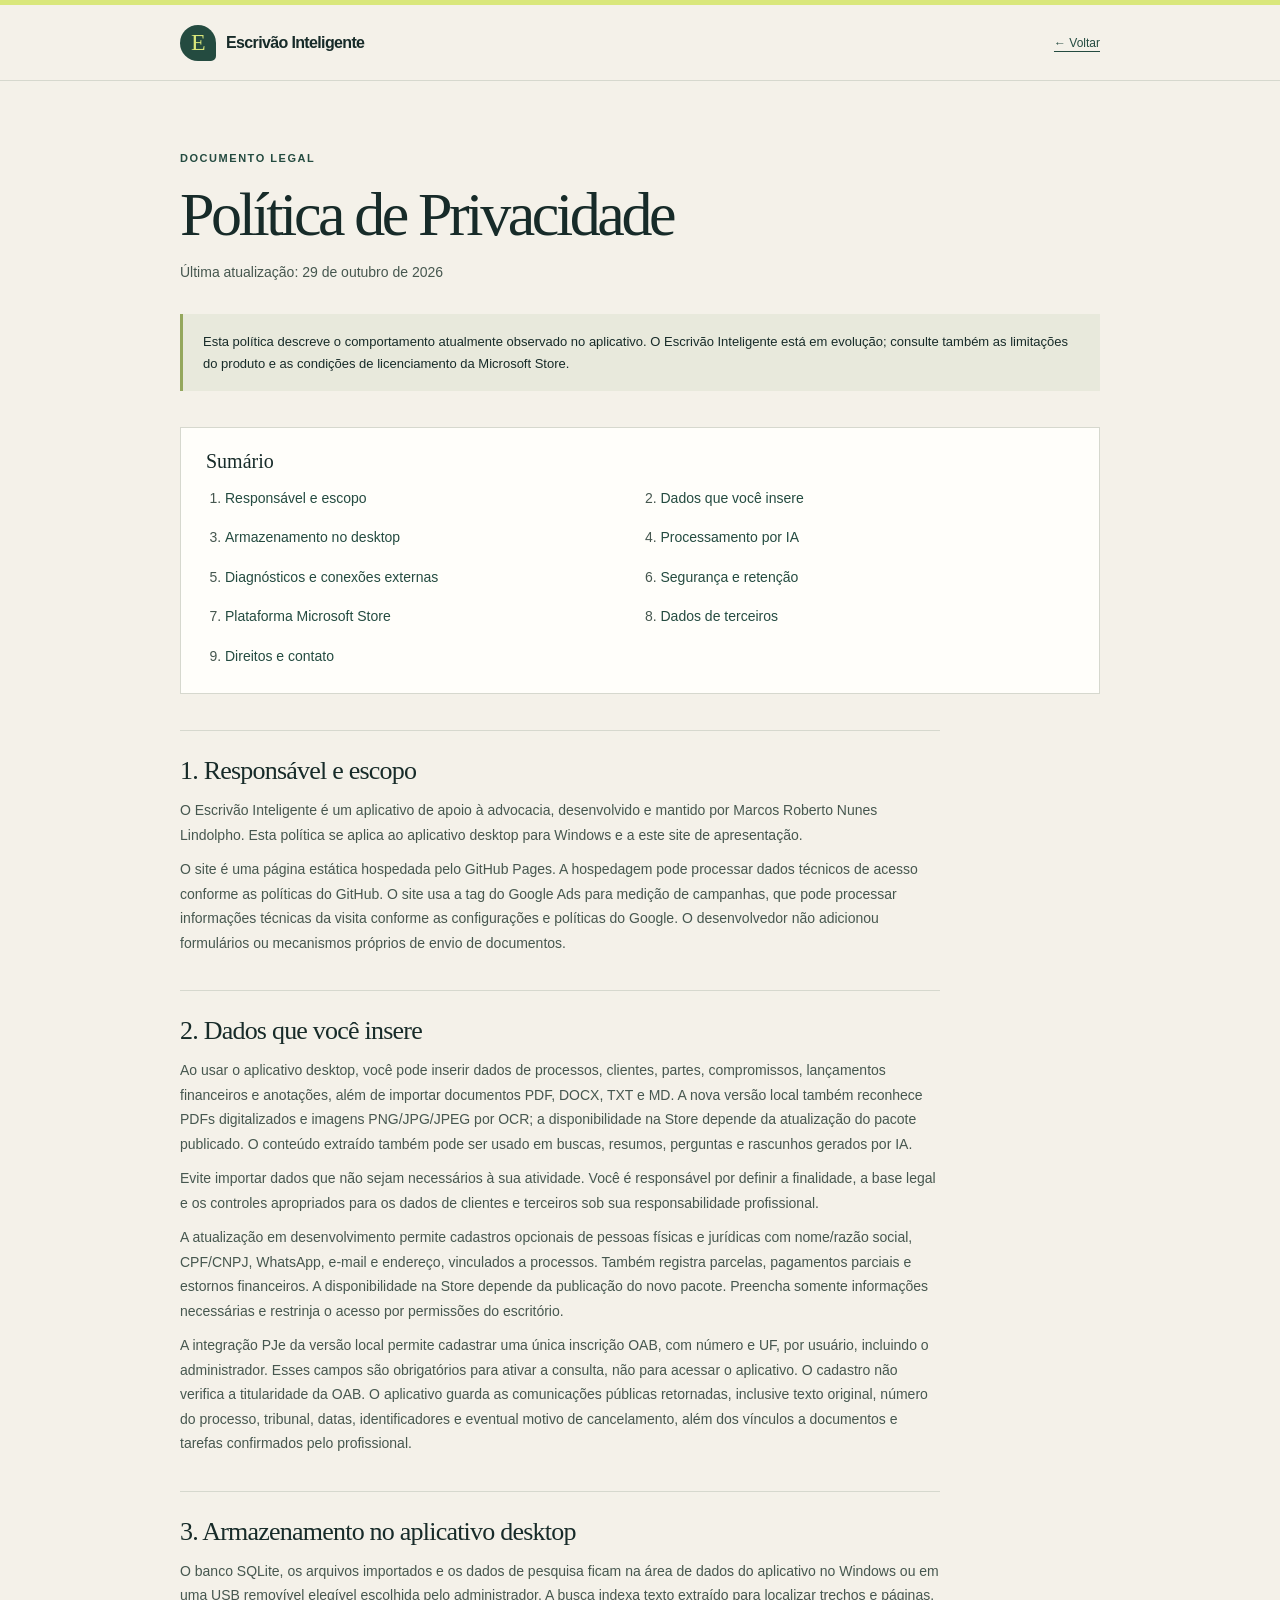
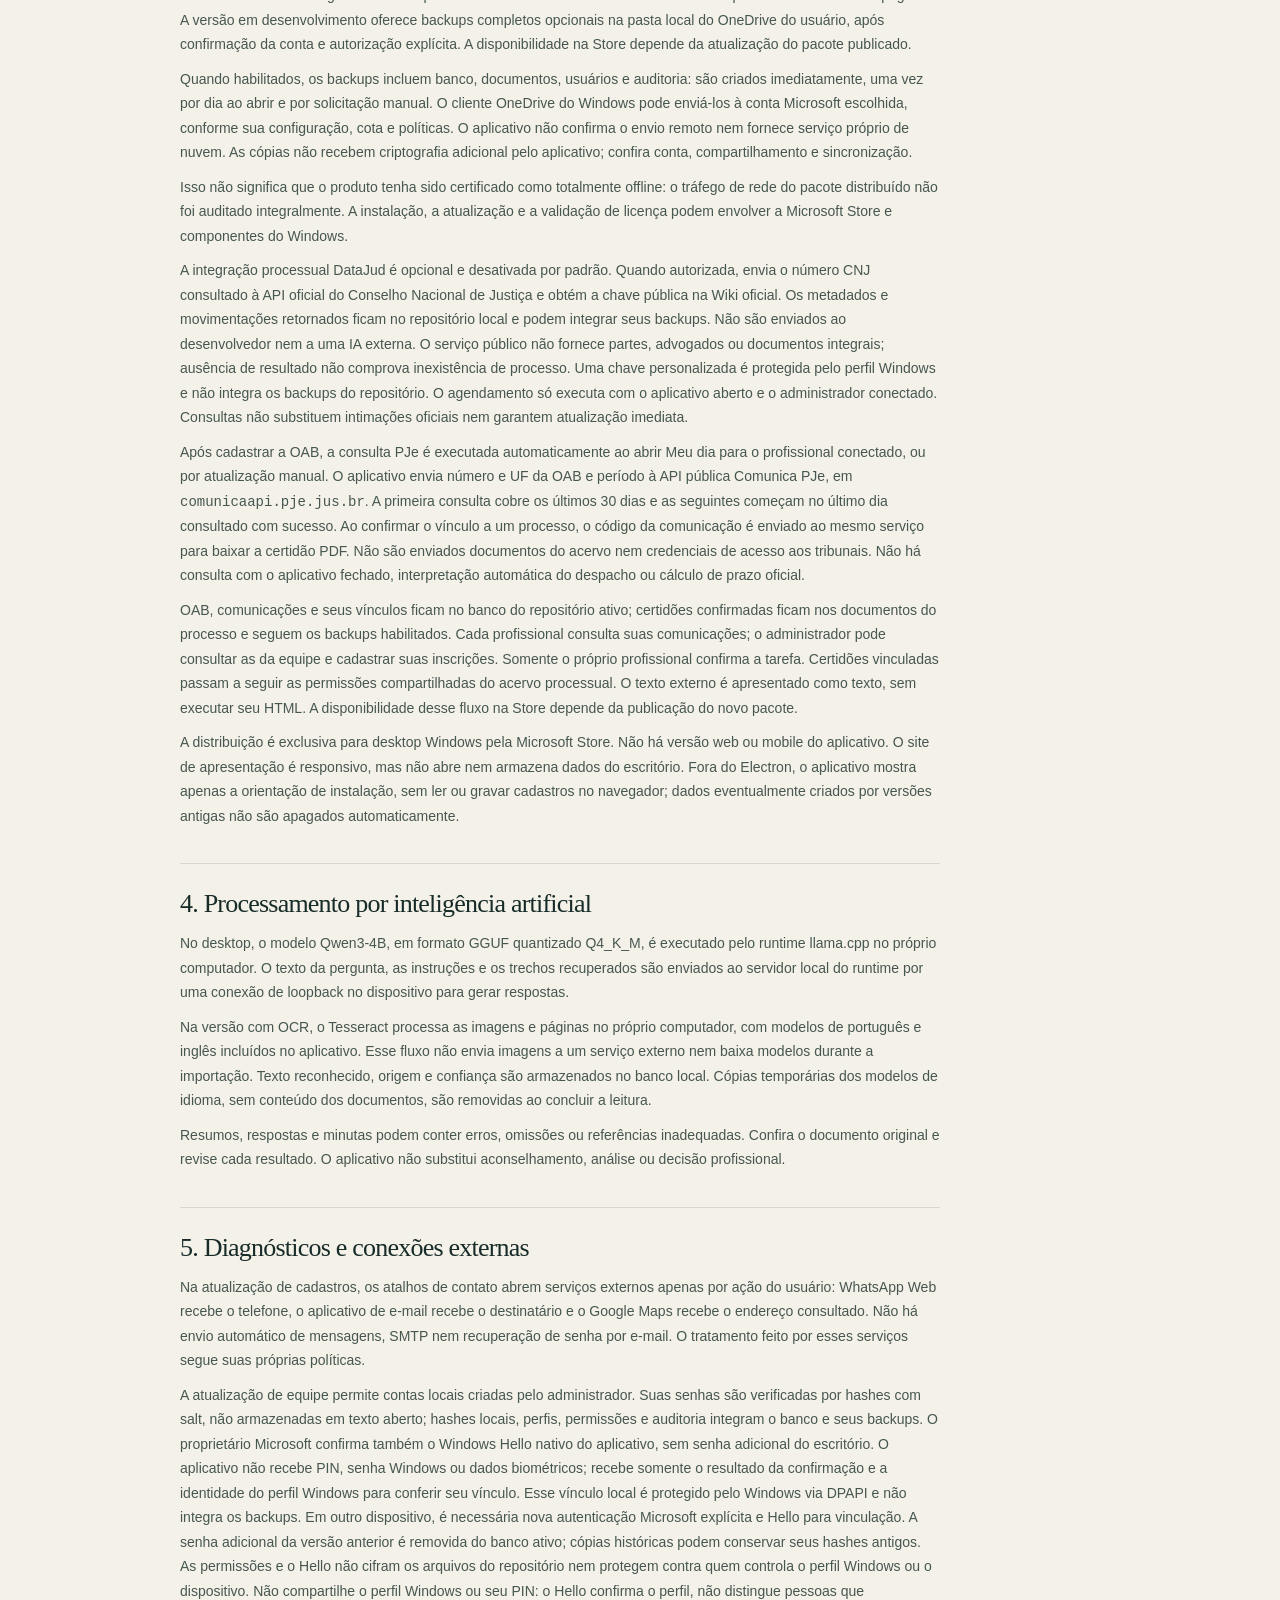
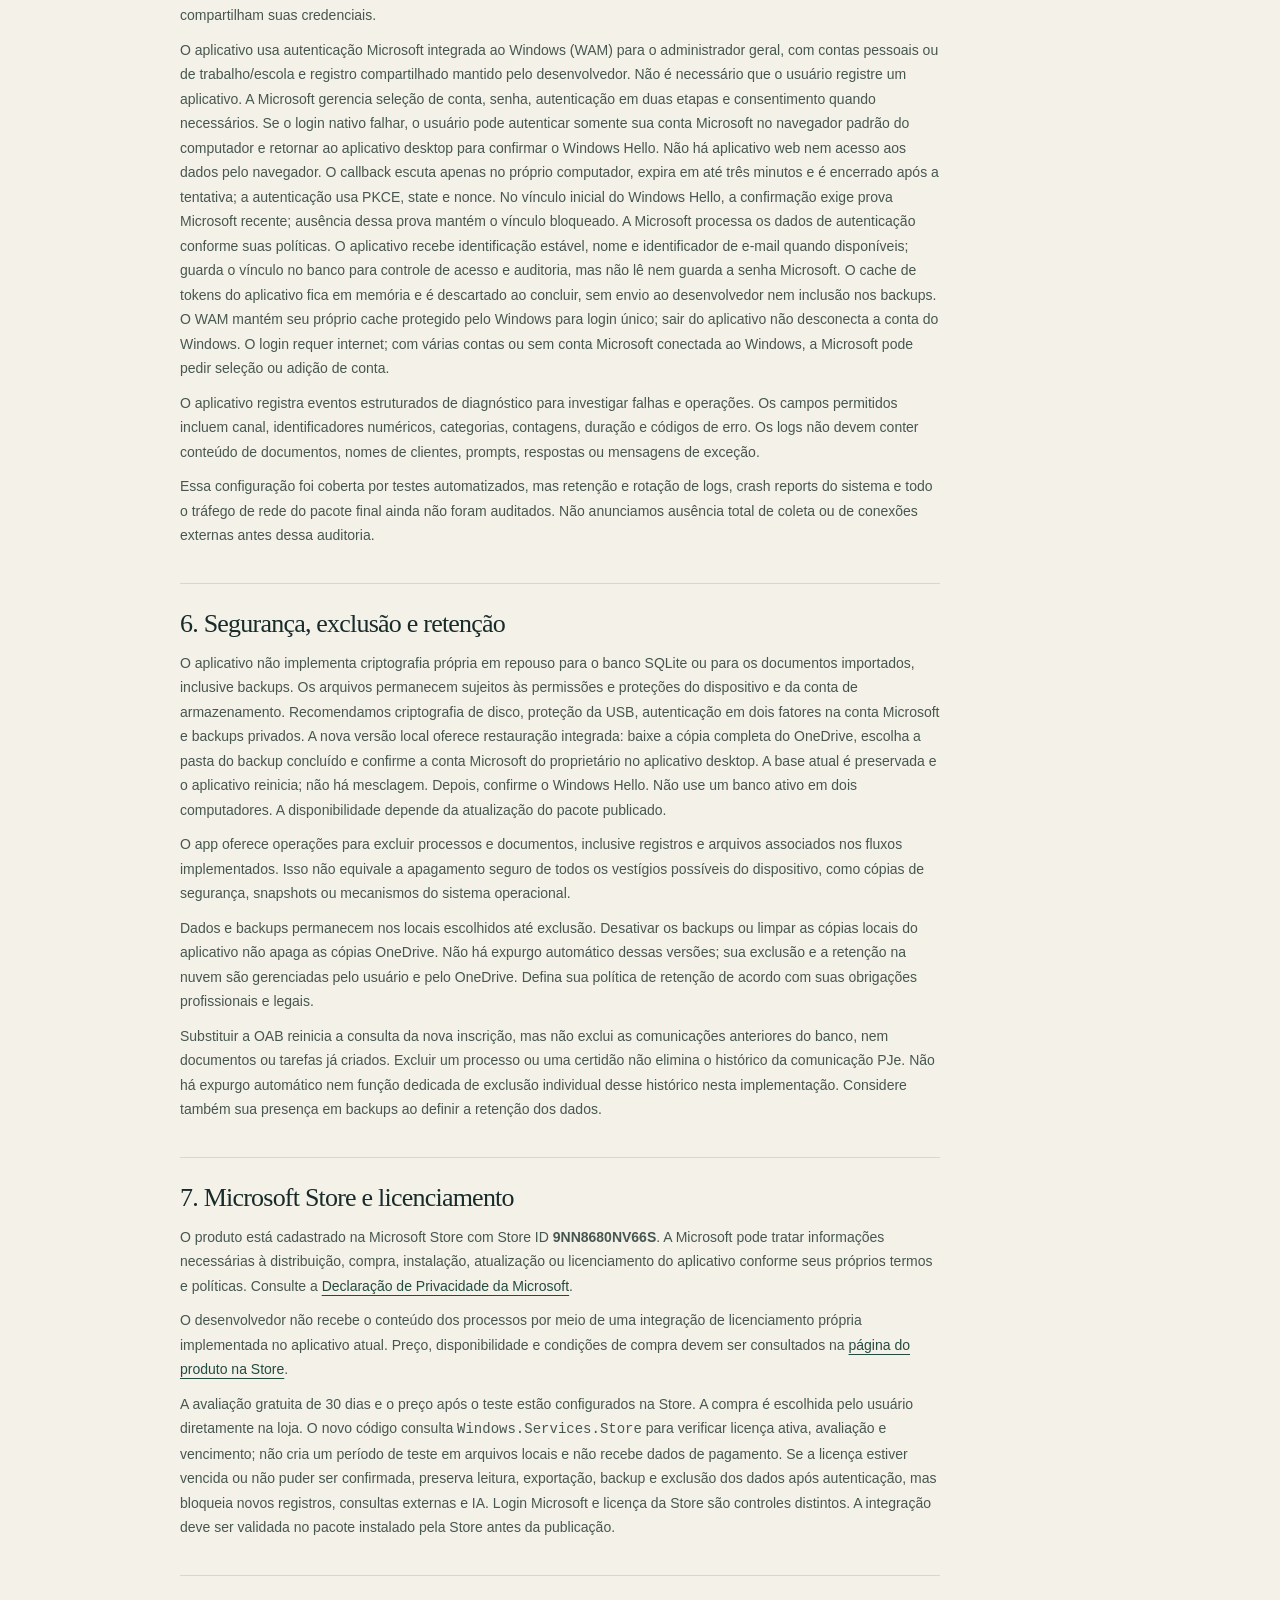
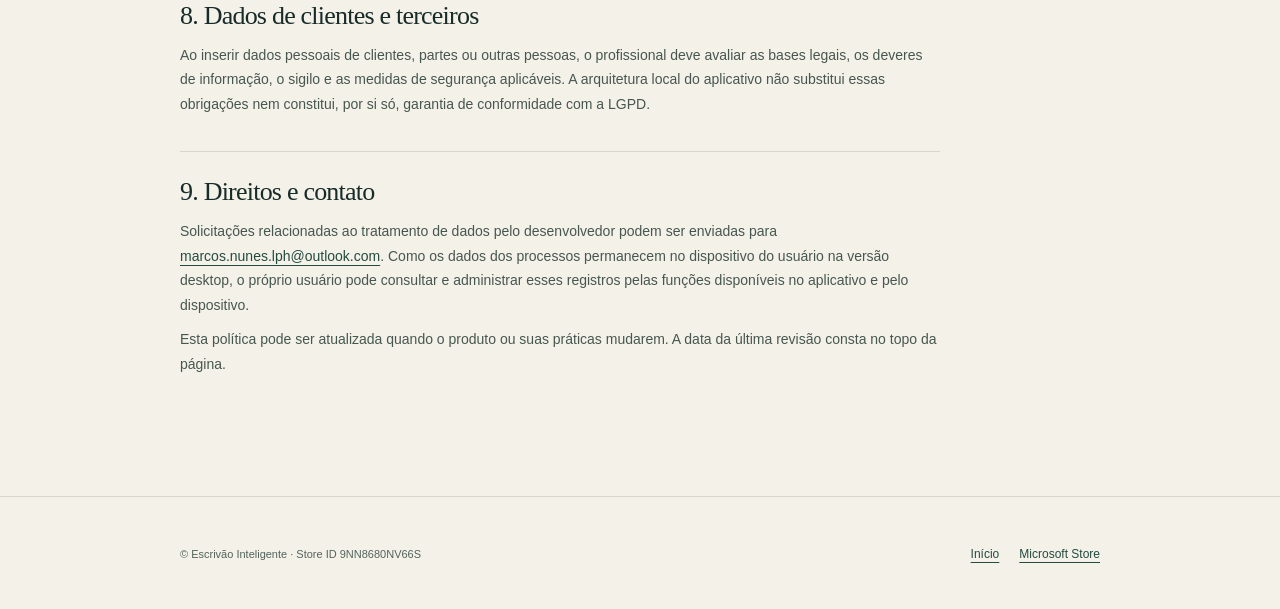
<file: politica-de-privacidade.html>
<!doctype html>
<html lang="pt-BR">

<head>
  <meta charset="utf-8">
  <meta name="viewport" content="width=device-width, initial-scale=1">
  <meta name="theme-color" content="#f4f1e9">
  <title>Política de Privacidade — Escrivão Inteligente</title>
  <meta name="description" content="Política de privacidade do aplicativo Escrivão Inteligente para Windows.">
  <link rel="stylesheet" href="style.css">
  <!-- Google tag (gtag.js) -->
  <script async src="https://www.googletagmanager.com/gtm.js?id=AW-17389926139"></script>
  <script>
    window.dataLayer = window.dataLayer || [];
    function gtag() { dataLayer.push(arguments); }
    gtag('js', new Date());
  </script>
    <!-- Event snippet for Visualização de página (1) conversion page
In your html page, add the snippet and call gtag_report_conversion when someone clicks on the chosen link or button. -->
  <script>
    function gtag_report_conversion(url) {
      var callback = function () {
        if (typeof (url) != 'undefined') {
          window.location = url;
        }
      };
      gtag('event', 'conversion', {
        'send_to': 'AW-17389926139/PV1RCKKU0b8dEPvtlORA',
        'event_callback': callback
      });
      return false;
    }
  </script>
</head>

<body class="policy">
  <div class="topline"></div>
  <header>
    <div class="wrap nav">
      <a class="brand" href="index.html"><span class="brand-mark">E</span> Escrivão Inteligente</a>
      <a class="back" href="index.html">← Voltar</a>
    </div>
  </header>

  <main class="wrap">
    <span class="eyebrow">Documento legal</span>
    <h1>Política de Privacidade</h1>
    <p class="updated">Última atualização: 29 de outubro de 2026</p>

    <div class="notice">Esta política descreve o comportamento atualmente observado no aplicativo. O Escrivão
      Inteligente está em evolução; consulte também as limitações do produto e as condições de licenciamento da
      Microsoft Store.</div>

    <nav class="contents" aria-label="Sumário">
      <strong>Sumário</strong>
      <ol>
        <li><a href="#s1">Responsável e escopo</a></li>
        <li><a href="#s2">Dados que você insere</a></li>
        <li><a href="#s3">Armazenamento no desktop</a></li>
        <li><a href="#s4">Processamento por IA</a></li>
        <li><a href="#s5">Diagnósticos e conexões externas</a></li>
        <li><a href="#s6">Segurança e retenção</a></li>
        <li><a href="#s7">Plataforma Microsoft Store</a></li>
        <li><a href="#s8">Dados de terceiros</a></li>
        <li><a href="#s9">Direitos e contato</a></li>
      </ol>
    </nav>

    <article>
      <section id="s1">
        <h2>1. Responsável e escopo</h2>
        <p>O Escrivão Inteligente é um aplicativo de apoio à advocacia, desenvolvido e mantido por Marcos Roberto Nunes
          Lindolpho. Esta política se aplica ao aplicativo desktop para Windows e a este site de apresentação.</p>
        <p>O site é uma página estática hospedada pelo GitHub Pages. A hospedagem pode processar dados técnicos de
          acesso conforme as políticas do GitHub. O site usa a tag do Google Ads para medição de campanhas, que pode
          processar informações técnicas da visita conforme as configurações e políticas do Google. O desenvolvedor
          não adicionou formulários ou mecanismos próprios de envio de documentos.</p>
      </section>

      <section id="s2">
        <h2>2. Dados que você insere</h2>
        <p>Ao usar o aplicativo desktop, você pode inserir dados de processos, clientes, partes, compromissos,
          lançamentos financeiros e anotações, além de importar documentos PDF, DOCX, TXT e MD. A nova versão local
          também reconhece PDFs digitalizados e imagens PNG/JPG/JPEG por OCR; a disponibilidade na Store depende da
          atualização do pacote publicado. O conteúdo extraído também pode ser usado em buscas, resumos, perguntas e
          rascunhos gerados por IA.</p>
        <p>Evite importar dados que não sejam necessários à sua atividade. Você é responsável por definir a finalidade,
          a base legal e os controles apropriados para os dados de clientes e terceiros sob sua responsabilidade
          profissional.</p>
        <p>A atualização em desenvolvimento permite cadastros opcionais de pessoas físicas e jurídicas com nome/razão
          social, CPF/CNPJ, WhatsApp, e-mail e endereço, vinculados a processos. Também registra parcelas, pagamentos
          parciais e estornos financeiros. A disponibilidade na Store depende da publicação do novo pacote. Preencha
          somente informações necessárias e restrinja o acesso por permissões do escritório.</p>
        <p>A integração PJe da versão local permite cadastrar uma única inscrição OAB, com número e UF, por usuário,
          incluindo o administrador. Esses campos são obrigatórios para ativar a consulta, não para acessar o
          aplicativo. O cadastro não verifica a titularidade da OAB. O aplicativo guarda as comunicações públicas
          retornadas, inclusive texto original, número do processo, tribunal, datas, identificadores e eventual motivo
          de cancelamento, além dos vínculos a documentos e tarefas confirmados pelo profissional.</p>
      </section>

      <section id="s3">
        <h2>3. Armazenamento no aplicativo desktop</h2>
        <p>O banco SQLite, os arquivos importados e os dados de pesquisa ficam na área de dados do aplicativo no Windows
          ou em uma USB removível elegível escolhida pelo administrador. A busca indexa texto extraído para localizar
          trechos e páginas. A versão em desenvolvimento oferece backups completos opcionais na pasta local do OneDrive
          do usuário, após confirmação da conta e autorização explícita. A disponibilidade na Store depende da
          atualização do pacote publicado.</p>
        <p>Quando habilitados, os backups incluem banco, documentos, usuários e auditoria: são criados imediatamente,
          uma vez por dia ao abrir e por solicitação manual. O cliente OneDrive do Windows pode enviá-los à conta
          Microsoft escolhida, conforme sua configuração, cota e políticas. O aplicativo não confirma o envio remoto nem
          fornece serviço próprio de nuvem. As cópias não recebem criptografia adicional pelo aplicativo; confira conta,
          compartilhamento e sincronização.</p>
        <p>Isso não significa que o produto tenha sido certificado como totalmente offline: o tráfego de rede do pacote
          distribuído não foi auditado integralmente. A instalação, a atualização e a validação de licença podem
          envolver a Microsoft Store e componentes do Windows.</p>
        <p>A integração processual DataJud é opcional e desativada por padrão. Quando autorizada, envia o número CNJ
          consultado à API oficial do Conselho Nacional de Justiça e obtém a chave pública na Wiki oficial. Os metadados
          e movimentações retornados ficam no repositório local e podem integrar seus backups. Não são enviados ao
          desenvolvedor nem a uma IA externa. O serviço público não fornece partes, advogados ou documentos integrais;
          ausência de resultado não comprova inexistência de processo. Uma chave personalizada é protegida pelo perfil
          Windows e não integra os backups do repositório. O agendamento só executa com o aplicativo aberto e o
          administrador conectado. Consultas não substituem intimações oficiais nem garantem atualização imediata.</p>
        <p>Após cadastrar a OAB, a consulta PJe é executada automaticamente ao abrir Meu dia para o profissional
          conectado, ou por atualização manual. O aplicativo envia número e UF da OAB e período à API pública Comunica
          PJe, em <code>comunicaapi.pje.jus.br</code>. A primeira consulta cobre os últimos 30 dias e as seguintes
          começam no último dia consultado com sucesso. Ao confirmar o vínculo a um processo, o código da comunicação é
          enviado ao mesmo serviço para baixar a certidão PDF. Não são enviados documentos do acervo nem credenciais de
          acesso aos tribunais. Não há consulta com o aplicativo fechado, interpretação automática do despacho ou
          cálculo de prazo oficial.</p>
        <p>OAB, comunicações e seus vínculos ficam no banco do repositório ativo; certidões confirmadas ficam nos
          documentos do processo e seguem os backups habilitados. Cada profissional consulta suas comunicações; o
          administrador pode consultar as da equipe e cadastrar suas inscrições. Somente o próprio profissional confirma
          a tarefa. Certidões vinculadas passam a seguir as permissões compartilhadas do acervo processual. O texto
          externo é apresentado como texto, sem executar seu HTML. A disponibilidade desse fluxo na Store depende da
          publicação do novo pacote.</p>
        <p>A distribuição é exclusiva para desktop Windows pela Microsoft Store. Não há versão web ou mobile do
          aplicativo. O site de apresentação é responsivo, mas não abre nem armazena dados do escritório. Fora do
          Electron, o aplicativo mostra apenas a orientação de instalação, sem ler ou gravar cadastros no navegador;
          dados eventualmente criados por versões antigas não são apagados automaticamente.</p>
      </section>

      <section id="s4">
        <h2>4. Processamento por inteligência artificial</h2>
        <p>No desktop, o modelo Qwen3-4B, em formato GGUF quantizado Q4_K_M, é executado pelo runtime llama.cpp no
          próprio computador. O texto da pergunta, as instruções e os trechos recuperados são enviados ao servidor local
          do runtime por uma conexão de loopback no dispositivo para gerar respostas.</p>
        <p>Na versão com OCR, o Tesseract processa as imagens e páginas no próprio computador, com modelos de português
          e inglês incluídos no aplicativo. Esse fluxo não envia imagens a um serviço externo nem baixa modelos durante
          a importação. Texto reconhecido, origem e confiança são armazenados no banco local. Cópias temporárias dos
          modelos de idioma, sem conteúdo dos documentos, são removidas ao concluir a leitura.</p>
        <p>Resumos, respostas e minutas podem conter erros, omissões ou referências inadequadas. Confira o documento
          original e revise cada resultado. O aplicativo não substitui aconselhamento, análise ou decisão profissional.
        </p>
      </section>

      <section id="s5">
        <h2>5. Diagnósticos e conexões externas</h2>
        <p>Na atualização de cadastros, os atalhos de contato abrem serviços externos apenas por ação do usuário:
          WhatsApp Web recebe o telefone, o aplicativo de e-mail recebe o destinatário e o Google Maps recebe o endereço
          consultado. Não há envio automático de mensagens, SMTP nem recuperação de senha por e-mail. O tratamento feito
          por esses serviços segue suas próprias políticas.</p>
        <p>A atualização de equipe permite contas locais criadas pelo administrador. Suas senhas são verificadas por
          hashes com salt, não armazenadas em texto aberto; hashes locais, perfis, permissões e auditoria integram o
          banco e seus backups. O proprietário Microsoft confirma também o Windows Hello nativo do aplicativo, sem senha
          adicional do escritório. O aplicativo não recebe PIN, senha Windows ou dados biométricos; recebe somente o
          resultado da confirmação e a identidade do perfil Windows para conferir seu vínculo. Esse vínculo local é
          protegido pelo Windows via DPAPI e não integra os backups. Em outro dispositivo, é necessária nova
          autenticação Microsoft explícita e Hello para vinculação. A senha adicional da versão anterior é removida do
          banco ativo; cópias históricas podem conservar seus hashes antigos. As permissões e o Hello não cifram os
          arquivos do repositório nem protegem contra quem controla o perfil Windows ou o dispositivo. Não compartilhe o
          perfil Windows ou seu PIN: o Hello confirma o perfil, não distingue pessoas que compartilham suas credenciais.
        </p>
        <p>O aplicativo usa autenticação Microsoft integrada ao Windows (WAM) para o administrador geral, com contas
          pessoais ou de trabalho/escola e registro compartilhado mantido pelo desenvolvedor. Não é necessário que o
          usuário registre um aplicativo. A Microsoft gerencia seleção de conta, senha, autenticação em duas etapas e
          consentimento quando necessários. Se o login nativo falhar, o usuário pode autenticar somente sua conta
          Microsoft no navegador padrão do computador e retornar ao aplicativo desktop para confirmar o Windows Hello.
          Não há aplicativo web nem acesso aos dados pelo navegador. O callback escuta apenas no próprio computador,
          expira em até três minutos e é encerrado após a tentativa; a autenticação usa PKCE, state e nonce. No vínculo
          inicial do Windows Hello, a confirmação exige prova Microsoft recente; ausência dessa prova mantém o vínculo
          bloqueado. A Microsoft processa os dados de autenticação conforme suas políticas. O aplicativo recebe
          identificação estável, nome e identificador de e-mail quando disponíveis; guarda o vínculo no banco para
          controle de acesso e auditoria, mas não lê nem guarda a senha Microsoft. O cache de tokens do aplicativo fica
          em memória e é descartado ao concluir, sem envio ao desenvolvedor nem inclusão nos backups. O WAM mantém seu
          próprio cache protegido pelo Windows para login único; sair do aplicativo não desconecta a conta do Windows. O
          login requer internet; com várias contas ou sem conta Microsoft conectada ao Windows, a Microsoft pode pedir
          seleção ou adição de conta.</p>
        <p>O aplicativo registra eventos estruturados de diagnóstico para investigar falhas e operações. Os campos
          permitidos incluem canal, identificadores numéricos, categorias, contagens, duração e códigos de erro. Os logs
          não devem conter conteúdo de documentos, nomes de clientes, prompts, respostas ou mensagens de exceção.</p>
        <p>Essa configuração foi coberta por testes automatizados, mas retenção e rotação de logs, crash reports do
          sistema e todo o tráfego de rede do pacote final ainda não foram auditados. Não anunciamos ausência total de
          coleta ou de conexões externas antes dessa auditoria.</p>
      </section>

      <section id="s6">
        <h2>6. Segurança, exclusão e retenção</h2>
        <p>O aplicativo não implementa criptografia própria em repouso para o banco SQLite ou para os documentos
          importados, inclusive backups. Os arquivos permanecem sujeitos às permissões e proteções do dispositivo e da
          conta de armazenamento. Recomendamos criptografia de disco, proteção da USB, autenticação em dois fatores na
          conta Microsoft e backups privados. A nova versão local oferece restauração integrada: baixe a cópia completa
          do OneDrive, escolha a pasta do backup concluído e confirme a conta Microsoft do proprietário no aplicativo
          desktop. A base atual é preservada e o aplicativo reinicia; não há mesclagem. Depois, confirme o Windows
          Hello. Não use um banco ativo em dois computadores. A disponibilidade depende da atualização do pacote
          publicado.</p>
        <p>O app oferece operações para excluir processos e documentos, inclusive registros e arquivos associados nos
          fluxos implementados. Isso não equivale a apagamento seguro de todos os vestígios possíveis do dispositivo,
          como cópias de segurança, snapshots ou mecanismos do sistema operacional.</p>
        <p>Dados e backups permanecem nos locais escolhidos até exclusão. Desativar os backups ou limpar as cópias
          locais do aplicativo não apaga as cópias OneDrive. Não há expurgo automático dessas versões; sua exclusão e a
          retenção na nuvem são gerenciadas pelo usuário e pelo OneDrive. Defina sua política de retenção de acordo com
          suas obrigações profissionais e legais.</p>
        <p>Substituir a OAB reinicia a consulta da nova inscrição, mas não exclui as comunicações anteriores do banco,
          nem documentos ou tarefas já criados. Excluir um processo ou uma certidão não elimina o histórico da
          comunicação PJe. Não há expurgo automático nem função dedicada de exclusão individual desse histórico nesta
          implementação. Considere também sua presença em backups ao definir a retenção dos dados.</p>
      </section>

      <section id="s7">
        <h2>7. Microsoft Store e licenciamento</h2>
        <p>O produto está cadastrado na Microsoft Store com Store ID <strong>9NN8680NV66S</strong>. A Microsoft pode
          tratar informações necessárias à distribuição, compra, instalação, atualização ou licenciamento do aplicativo
          conforme seus próprios termos e políticas. Consulte a <a
            href="https://privacy.microsoft.com/pt-br/privacystatement" target="_blank"
            rel="noopener noreferrer">Declaração de Privacidade da Microsoft</a>.</p>
        <p>O desenvolvedor não recebe o conteúdo dos processos por meio de uma integração de licenciamento própria
          implementada no aplicativo atual. Preço, disponibilidade e condições de compra devem ser consultados na <a
            href="https://apps.microsoft.com/detail/9NN8680NV66S" target="_blank" rel="noopener noreferrer">página do
            produto na Store</a>.</p>
        <p>A avaliação gratuita de 30 dias e o preço após o teste estão configurados na Store. A compra é escolhida pelo
          usuário diretamente na loja. O novo código consulta <code>Windows.Services.Store</code> para verificar licença
          ativa, avaliação e vencimento; não cria um período de teste em arquivos locais e não recebe dados de
          pagamento. Se a licença estiver vencida ou não puder ser confirmada, preserva leitura, exportação, backup e
          exclusão dos dados após autenticação, mas bloqueia novos registros, consultas externas e IA. Login Microsoft e
          licença da Store são controles distintos. A integração deve ser validada no pacote instalado pela Store antes
          da publicação.</p>
      </section>

      <section id="s8">
        <h2>8. Dados de clientes e terceiros</h2>
        <p>Ao inserir dados pessoais de clientes, partes ou outras pessoas, o profissional deve avaliar as bases legais,
          os deveres de informação, o sigilo e as medidas de segurança aplicáveis. A arquitetura local do aplicativo não
          substitui essas obrigações nem constitui, por si só, garantia de conformidade com a LGPD.</p>
      </section>

      <section id="s9">
        <h2>9. Direitos e contato</h2>
        <p>Solicitações relacionadas ao tratamento de dados pelo desenvolvedor podem ser enviadas para <a
            href="mailto:marcos.nunes.lph@outlook.com">marcos.nunes.lph@outlook.com</a>. Como os dados dos processos
          permanecem no dispositivo do usuário na versão desktop, o próprio usuário pode consultar e administrar esses
          registros pelas funções disponíveis no aplicativo e pelo dispositivo.</p>
        <p>Esta política pode ser atualizada quando o produto ou suas práticas mudarem. A data da última revisão consta
          no topo da página.</p>
      </section>
    </article>
  </main>

  <footer>
    <div class="wrap footer-inner"><span>© Escrivão Inteligente · Store ID 9NN8680NV66S</span>
      <div class="footer-links"><a href="index.html">Início</a><a href="https://apps.microsoft.com/detail/9NN8680NV66S"
          target="_blank" rel="noopener noreferrer">Microsoft Store</a></div>
    </div>
  </footer>
</body>

</html>
</file>
<file: style.css>
:root {
  color-scheme: light;
  --paper: #f4f1e9;
  --ink: #172b29;
  --muted: #52635b;
  --green: #244b40;
  --green-dark: #18362f;
  --lime: #d9e77b;
  --line: #d6d8ce;
  --white: #fffefa;
  --serif: Georgia, "Times New Roman", serif;
  --sans: "Segoe UI", Arial, sans-serif;
}

* { box-sizing: border-box; }
html { scroll-behavior: smooth; }
body { margin: 0; background: var(--paper); color: var(--ink); font-family: var(--sans); }
a { color: inherit; text-underline-offset: 4px; }
a, summary { -webkit-tap-highlight-color: transparent; }
:focus-visible { outline: 3px solid #698315; outline-offset: 5px; }
h1, h2, h3, p, figure { margin: 0; }
img { display: block; max-width: 100%; height: auto; }
section { scroll-margin-top: 28px; }
.wrap { width: min(1240px, calc(100% - 64px)); margin-inline: auto; }
.topline { height: 5px; background: var(--lime); }
.skip-link { position: fixed; left: 16px; top: -100px; padding: 14px 20px; z-index: 10; color: var(--white); background: var(--green-dark); }
.skip-link:focus { top: 12px; }
.site-header, .policy > header { border-bottom: 1px solid var(--line); }
.nav { min-height: 88px; display: flex; align-items: center; justify-content: space-between; gap: 24px; }
.brand { display: inline-flex; align-items: center; gap: 10px; text-decoration: none; font-size: 16px; font-weight: 700; letter-spacing: -.04em; }
.brand-mark { flex: 0 0 36px; width: 36px; height: 36px; border-radius: 50% 50% 5px 50%; background: var(--green); color: var(--lime); display: grid; place-items: center; font: 24px var(--serif); }
.nav-links { display: flex; gap: 24px; align-items: center; font-size: 13px; }
.nav-links a { text-decoration: none; }
.nav-links a:hover:not(.nav-cta) { text-decoration: underline; }
.nav-cta, .button { display: inline-flex; gap: 14px; align-items: center; justify-content: center; min-height: 46px; padding: 14px 20px; border: 1px solid var(--green); border-radius: 6px; color: var(--white); background: var(--green); text-decoration: none; font-size: 13px; font-weight: 650; text-align: center; transition: background .2s, transform .2s; }
.button { min-height: 52px; }
.nav-cta:hover, .button:hover { background: var(--green-dark); transform: translateY(-2px); }
.eyebrow { display: inline-block; color: var(--green); font-size: 11px; font-weight: 750; line-height: 1.6; letter-spacing: .14em; text-transform: uppercase; }
.status-dot { display: inline-block; width: 7px; height: 7px; margin-right: 7px; background: #698315; border-radius: 50%; }
.hero { display: grid; grid-template-columns: 1fr 1.08fr; gap: 46px; align-items: center; padding-block: 80px 84px; }
.hero > *, .section-heading > *, .spread > *, .screen-row > *, .faq-layout > *, .offer > * { min-width: 0; }
h1 { margin: 22px 0; font: 500 clamp(46px, 4.9vw, 72px)/1.04 var(--serif); letter-spacing: -.055em; }
h1 em, h2 em { color: var(--green); font-weight: 400; }
.hero-copy { max-width: 550px; color: var(--muted); font-size: 16px; line-height: 1.8; }
.hero-actions { display: flex; align-items: center; gap: 22px; margin-top: 28px; flex-wrap: wrap; }
.text-link { display: inline-block; padding-block: 10px; font-size: 13px; font-weight: 650; }
.trial-note { margin-top: 14px; color: var(--muted); font-size: 12px; line-height: 1.6; }
.hero-points { display: flex; flex-wrap: wrap; gap: 10px 18px; margin: 28px 0 0; padding: 0; list-style: none; font-size: 11px; color: var(--muted); }
.hero-points li::before { content: "✓"; margin-right: 6px; color: var(--green); }
.hero-preview { position: relative; padding: 18px; background: #e4e7d8; border: 1px solid #d0d6c2; border-radius: 14px; box-shadow: 0 24px 70px #18362f12; }
.preview-label { display: flex; align-items: center; margin-bottom: 14px; font-size: 9px; letter-spacing: .1em; font-weight: 700; color: var(--green); }
.preview-label > span:last-child { margin-left: auto; }
.screenshot-link { display: block; border-radius: 7px; }
.screenshot-link img { width: 100%; border: 1px solid var(--line); border-radius: 7px; background: var(--paper); }
.screenshot-link:hover { outline: 2px solid #698315; outline-offset: 3px; }
figcaption { padding-top: 12px; font-size: 10px; line-height: 1.6; color: var(--muted); }
.preview-note { display: flex; align-items: center; gap: 14px; margin: 16px -3px -40px 34px; padding: 19px 22px; background: var(--green-dark); color: var(--white); border-radius: 8px; box-shadow: 0 10px 25px #18362f18; }
.preview-note > span { font-size: 28px; color: var(--lime); }
.preview-note strong { display: block; font-size: 13px; }
.preview-note div > span { display: block; margin-top: 5px; color: #d2ded5; font-size: 11px; }
.strip { background: var(--green-dark); color: var(--white); }
.strip-inner { display: grid; grid-template-columns: repeat(3, 1fr); padding-block: 24px; }
.strip-item { display: flex; align-items: center; justify-content: center; gap: 14px; padding: 5px 14px; border-right: 1px solid #ffffff35; font-size: 13px; }
.strip-item:last-child { border: 0; }
.strip-item b { color: var(--lime); font: 25px var(--serif); }
.section { padding-block: 92px; }
.section-heading { display: grid; grid-template-columns: 1fr 1fr; gap: 70px; align-items: end; margin-bottom: 42px; }
h2 { font: 500 clamp(34px, 3.6vw, 50px)/1.1 var(--serif); letter-spacing: -.04em; }
.section-heading h2, .spread h2, .faq-layout h2, .offer h2 { margin-top: 16px; }
.section-intro { max-width: 550px; color: var(--muted); font-size: 15px; line-height: 1.8; }
.morning { background: var(--white); }
.resource-grid { display: grid; grid-template-columns: repeat(3, 1fr); gap: 16px; }
.morning-card { display: flex; flex-direction: column; align-items: flex-start; padding: 26px; border: 1px solid var(--line); border-radius: 8px; }
.card-number { color: var(--green); font-size: 10px; font-weight: 700; letter-spacing: .12em; }
.morning-card h3 { margin: 30px 0 12px; font: 27px/1.12 var(--serif); letter-spacing: -.025em; }
.morning-card p { margin-bottom: 24px; color: var(--muted); font-size: 13px; line-height: 1.8; }
.card-foot { margin-top: auto; padding-top: 17px; border-top: 1px solid var(--line); width: 100%; font-size: 11px; font-weight: 600; color: var(--green); }
.showcase { background: #eeeee5; }
.screen-row { display: grid; grid-template-columns: .75fr 1.25fr; gap: 56px; align-items: center; padding-block: 30px 50px; }
.screen-copy h3 { margin: 18px 0; font: 37px/1.08 var(--serif); letter-spacing: -.035em; }
.screen-copy p { color: var(--muted); font-size: 14px; line-height: 1.8; }
.check-list { list-style: none; padding: 0; margin: 22px 0 0; font-size: 12px; }
.check-list li { padding-block: 10px; border-top: 1px solid #cdd2c5; line-height: 1.6; }
.check-list li::before { content: "↗"; margin-right: 10px; color: var(--green); }
.screen-frame { padding: 12px; border-radius: 10px; background: var(--white); border: 1px solid var(--line); box-shadow: 0 15px 45px #18362f0b; }
.screen-row-reverse { grid-template-columns: 1.25fr .75fr; }
.screen-row-reverse .screen-copy { order: 2; }
.screen-row-reverse .screen-frame { order: 1; }
.export-callout { display: flex; align-items: center; justify-content: space-between; gap: 32px; padding: 32px; border: 1px solid #c8cfb7; border-radius: 10px; background: #e4e8d7; }
.export-callout h3 { margin-block: 10px; font: 28px var(--serif); }
.export-callout p { max-width: 770px; color: var(--muted); font-size: 13px; line-height: 1.8; }
.file-chip { display: inline-flex; gap: 20px; align-items: center; padding: 20px; color: var(--green); border: 1px solid #b5bfa2; border-radius: 8px; font: 26px var(--serif); }
.spread { display: grid; grid-template-columns: 1fr 1fr; gap: 80px; align-items: center; }
.spread .section-intro { margin-block: 22px 15px; }
.ai-steps article { display: flex; gap: 22px; padding-block: 25px; border-top: 1px solid var(--line); }
.ai-steps article:last-child { border-bottom: 1px solid var(--line); }
.ai-steps article > span { color: var(--green); font: 24px var(--serif); }
.ai-steps h3 { margin-bottom: 10px; font-size: 17px; font-weight: 600; }
.ai-steps p { color: var(--muted); font-size: 13px; line-height: 1.8; }
.privacy { background: var(--green-dark); color: var(--white); }
.privacy .eyebrow { color: var(--lime); }
.privacy .section-heading { align-items: start; }
.privacy .section-intro { color: #d2ded5; }
.privacy-grid { display: grid; grid-template-columns: repeat(3, 1fr); border: 1px solid #ffffff35; border-radius: 8px; }
.privacy-card { padding: 28px; border-right: 1px solid #ffffff35; }
.privacy-card:last-child { border: 0; }
.privacy-card > span { color: var(--lime); font: 24px var(--serif); }
.privacy-card h3 { margin: 24px 0 12px; font: 24px/1.1 var(--serif); }
.privacy-card p { color: #d2ded5; font-size: 13px; line-height: 1.8; }
.privacy-card a { color: var(--lime); }
.privacy-foot { margin-top: 22px; color: #d2ded5; font-size: 12px; line-height: 1.8; }
.faq { background: var(--white); }
.faq-layout { display: grid; grid-template-columns: .85fr 1.15fr; gap: 80px; align-items: start; }
.faq-layout .section-intro { margin-block: 22px 14px; }
.faq-list details { border-top: 1px solid var(--line); }
.faq-list details:last-child { border-bottom: 1px solid var(--line); }
.faq-list summary { position: relative; padding: 23px 30px 23px 0; list-style: none; cursor: pointer; font-size: 14px; line-height: 1.5; font-weight: 650; }
.faq-list summary::-webkit-details-marker { display: none; }
.faq-list summary::after { content: "+"; position: absolute; right: 4px; top: 20px; color: var(--green); font-size: 22px; font-weight: 400; }
.faq-list details[open] summary::after { content: "−"; }
.faq-list details p { padding-bottom: 24px; color: var(--muted); font-size: 13px; line-height: 1.8; }
.business { background: #e5e9d5; }
.offer { display: grid; grid-template-columns: 1.4fr .6fr; align-items: center; gap: 56px; }
.offer p:not(.trial-note) { max-width: 610px; margin-top: 20px; color: var(--muted); font-size: 15px; line-height: 1.8; }
.offer-actions { display: flex; flex-direction: column; align-items: center; gap: 12px; }
footer { padding-block: 38px; border-top: 1px solid var(--line); }
.footer-inner { display: flex; align-items: center; justify-content: space-between; gap: 26px; }
.footer-inner p { margin-block: 14px 8px; color: var(--muted); font-size: 12px; line-height: 1.6; }
.footer-inner small { color: var(--muted); font-size: 10px; line-height: 1.6; }
.footer-links { display: flex; flex-wrap: wrap; gap: 8px 20px; font-size: 12px; }
.footer-links a { display: inline-block; padding-block: 12px; }

/* Shared legal page. */
.policy a { color: var(--green); overflow-wrap: anywhere; }
.policy .brand { color: var(--ink); }
.policy .wrap { width: min(920px, calc(100% - 40px)); }
.policy .nav { min-height: 75px; }
.policy .back { padding-block: 12px; font-size: 12px; white-space: nowrap; }
.policy main { padding-block: 67px 85px; }
.policy h1 { margin: 15px 0; font-size: clamp(40px, 7vw, 62px); line-height: 1; }
.updated { color: var(--muted); font-size: 12px; }
.notice { margin: 30px 0; padding: 17px 20px; border-left: 3px solid #94a75d; background: #e8e9dc; font-size: 13px; line-height: 1.65; }
.contents { margin: 36px 0; padding: 22px 25px; border: 1px solid var(--line); background: var(--white); }
.contents strong { display: block; margin-bottom: 10px; font: 20px var(--serif); }
.contents ol { display: grid; grid-template-columns: 1fr 1fr; gap: 9px 22px; margin: 0; padding-left: 19px; color: var(--muted); font-size: 12px; }
.contents a { text-decoration: none; }
.contents a:hover { text-decoration: underline; }
.policy article { max-width: 760px; }
.policy article section { padding-block: 25px; border-top: 1px solid var(--line); scroll-margin-top: 20px; }
.policy h2 { margin-bottom: 12px; font: 26px var(--serif); letter-spacing: -.03em; }
.policy p, .policy li { color: #46574f; font-size: 14px; line-height: 1.75; }
.policy p { margin-block: 10px; }
.policy ul { padding-left: 21px; }
.policy li { padding-block: 3px; }
.policy footer { color: var(--muted); font-size: 11px; }

@media (max-width: 1100px) {
  .wrap { width: calc(100% - 48px); }
  .nav-links { gap: 17px; }
  .hero { gap: 28px; padding-block: 64px 76px; }
  .hero-actions { gap: 12px; }
  .resource-grid { grid-template-columns: repeat(2, 1fr); }
  .screen-row { gap: 30px; }
  .spread, .faq-layout { gap: 40px; }
  .section-heading { gap: 40px; }
}

@media (max-width: 850px) {
  .nav { flex-wrap: wrap; justify-content: center; gap: 0; padding-top: 18px; }
  .nav-links { width: 100%; justify-content: center; flex-wrap: wrap; gap: 0 20px; padding-block: 10px; }
  .nav-links a { display: inline-flex; align-items: center; min-height: 44px; }
  .hero { grid-template-columns: 1fr; gap: 40px; }
  .hero-content { max-width: 660px; }
  h1 { font-size: clamp(48px, 8.6vw, 72px); }
  .hero-preview { width: 100%; max-width: 720px; justify-self: center; }
  .section-heading, .spread, .faq-layout { grid-template-columns: 1fr; gap: 24px; }
  .section-intro { max-width: 660px; }
  .screen-row, .screen-row-reverse { grid-template-columns: 1fr; gap: 24px; }
  .screen-row-reverse .screen-copy, .screen-row-reverse .screen-frame { order: initial; }
  .check-list { display: grid; grid-template-columns: repeat(3, 1fr); gap: 16px; }
  .privacy-card { padding: 20px; }
  .offer { grid-template-columns: 1fr; gap: 30px; }
  .offer-actions { align-items: flex-start; }
  .footer-inner { align-items: flex-start; flex-direction: column; }
  .policy .nav { flex-wrap: nowrap; justify-content: space-between; padding-top: 0; gap: 12px; }
}

@media (max-width: 560px) {
  .wrap { width: calc(100% - 32px); }
  .nav-links { gap: 0 16px; font-size: 12px; }
  .nav-links .nav-cta { padding: 8px 14px; margin-block: 4px; }
  .hero { padding-block: 42px 64px; }
  .hero .eyebrow { font-size: 9px; letter-spacing: .1em; }
  h1 { font-size: clamp(39px, 10.6vw, 58px); }
  .hero-copy { font-size: 15px; }
  .hero-actions { align-items: stretch; flex-direction: column; }
  .hero-actions .text-link { align-self: flex-start; }
  .hero-points { gap: 10px 14px; }
  .hero-preview { padding: 11px; }
  .preview-label { font-size: 8px; letter-spacing: .04em; }
  .preview-note { margin: 12px 0 -30px 8px; padding: 16px; }
  .preview-note strong { font-size: 12px; }
  .strip-inner { grid-template-columns: 1fr; padding-block: 8px; }
  .strip-item { justify-content: flex-start; padding: 14px 6px; border-right: 0; border-bottom: 1px solid #ffffff35; }
  .section { padding-block: 60px; }
  h2 { font-size: clamp(32px, 8.6vw, 42px); }
  .section-heading { margin-bottom: 30px; }
  .resource-grid, .privacy-grid { grid-template-columns: 1fr; }
  .morning-card { padding: 24px; }
  .morning-card h3 { margin-top: 22px; }
  .screen-copy h3 { font-size: 32px; }
  .screen-row { padding-block: 14px 34px; }
  .check-list { display: block; }
  .screen-frame { padding: 8px; }
  .export-callout { padding: 24px; flex-direction: column; align-items: flex-start; gap: 20px; }
  .file-chip { font-size: 20px; padding: 12px 18px; }
  .privacy-card { padding: 24px; border-right: 0; border-bottom: 1px solid #ffffff35; }
  .privacy-card h3 { margin-top: 18px; }
  .footer-links { gap: 0 16px; }
  .policy .wrap { width: calc(100% - 32px); }
  .policy .brand { font-size: 14px; }
  .policy .brand-mark { width: 30px; height: 30px; flex-basis: 30px; }
  .policy main { padding-block: 44px 60px; }
  .contents ol { grid-template-columns: 1fr; }
}

@media (prefers-reduced-motion: reduce) {
  html { scroll-behavior: auto; }
  *, *::before, *::after { transition: none !important; }
}
</file>
